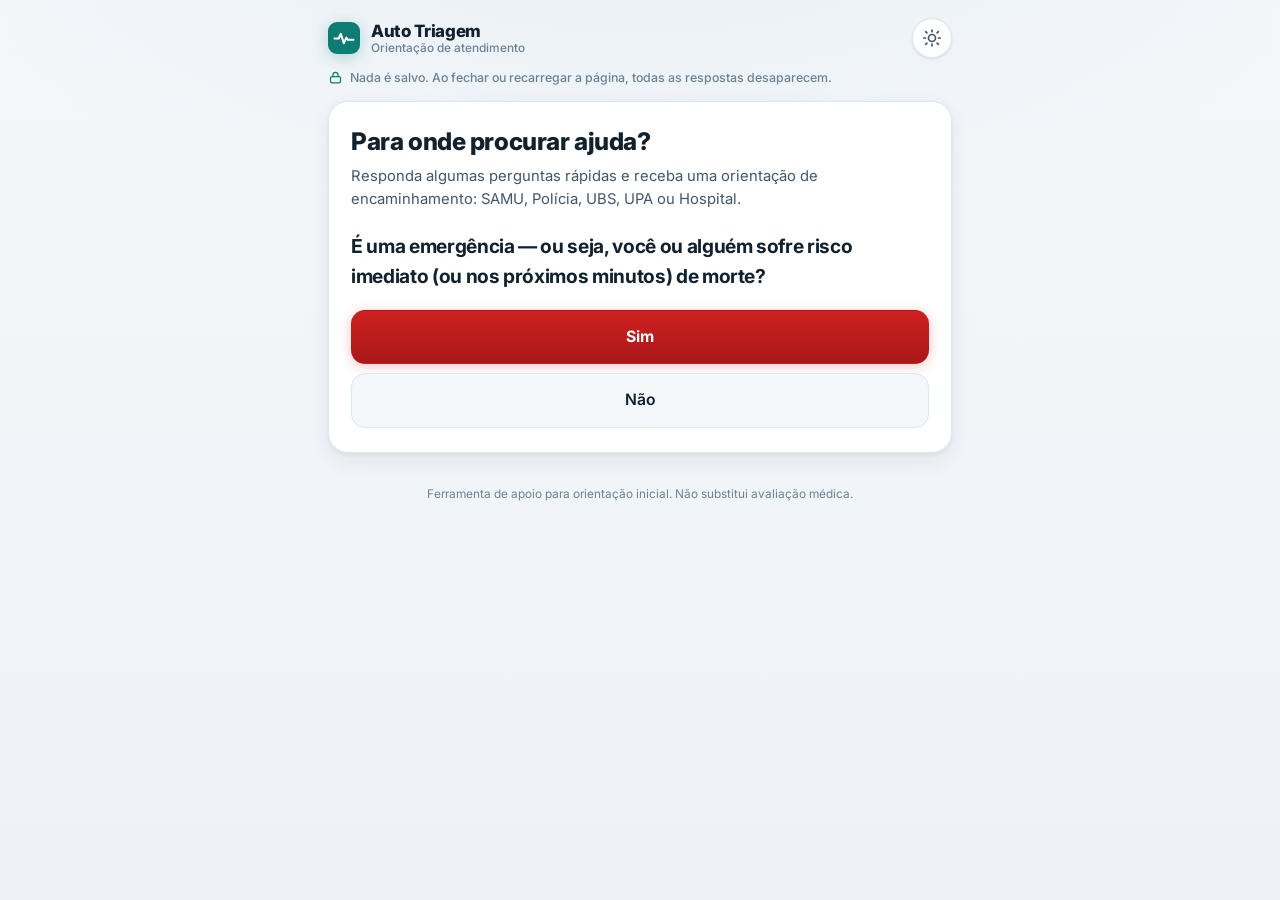
<file: index.html>
<!DOCTYPE html>
<html lang="pt-BR" data-theme="light">
<head>
<meta charset="UTF-8" />
<meta name="viewport" content="width=device-width, initial-scale=1.0" />
<meta name="color-scheme" content="light dark" />
<title>Auto Triagem</title>
<meta name="description" content="Ferramenta de auto triagem para encaminhamento a SAMU, Polícia, UBS, UPA ou Hospital. Nenhum dado é salvo." />
<link rel="icon" href="data:," />
<link rel="preconnect" href="https://fonts.googleapis.com" />
<link rel="preconnect" href="https://fonts.gstatic.com" crossorigin />
<link href="https://fonts.googleapis.com/css2?family=Inter:wght@400;500;600;700;800&display=swap" rel="stylesheet" />
<link rel="stylesheet" href="styles.css" />
</head>
<body>

<header class="app-header">
  <div class="brand">
    <span class="brand-mark" aria-hidden="true">
      <svg viewBox="0 0 32 32" width="32" height="32">
        <rect width="32" height="32" rx="9" fill="currentColor" />
        <path d="M6.5 16.5h4.2l2-4.6 3.2 9.2 2.4-5.4 1.5 2.1h5.7"
              stroke="#fff" stroke-width="2.1" fill="none"
              stroke-linecap="round" stroke-linejoin="round" />
      </svg>
    </span>
    <span class="brand-text">
      <strong>Auto Triagem</strong>
      <small>Orientação de atendimento</small>
    </span>
  </div>

  <button id="theme-toggle" class="icon-btn" type="button" aria-label="Alternar tema claro e escuro" title="Alternar tema">
    <svg class="ico-sun" viewBox="0 0 24 24" width="20" height="20" fill="none" stroke="currentColor" stroke-width="2" stroke-linecap="round">
      <circle cx="12" cy="12" r="4.2" />
      <path d="M12 2.4v2.2M12 19.4v2.2M4.2 12H2M22 12h-2.2M5.9 5.9 4.4 4.4M19.6 19.6l-1.5-1.5M18.1 5.9l1.5-1.5M4.4 19.6l1.5-1.5" />
    </svg>
    <svg class="ico-moon" viewBox="0 0 24 24" width="20" height="20" fill="none" stroke="currentColor" stroke-width="2" stroke-linecap="round" stroke-linejoin="round">
      <path d="M20.5 14.3A8.6 8.6 0 0 1 9.7 3.5a8.6 8.6 0 1 0 10.8 10.8Z" />
    </svg>
  </button>
</header>

<div class="privacy-note" role="note">
  <svg viewBox="0 0 24 24" width="15" height="15" fill="none" stroke="currentColor" stroke-width="2" stroke-linecap="round" stroke-linejoin="round" aria-hidden="true">
    <rect x="4" y="10.5" width="16" height="10" rx="2.5" />
    <path d="M8 10.5V7.6a4 4 0 0 1 8 0v2.9" />
  </svg>
  <span>Nada é salvo. Ao fechar ou recarregar a página, todas as respostas desaparecem.</span>
</div>

<main id="app" role="main"></main>

<footer class="app-footer">
  Ferramenta de apoio para orientação inicial. Não substitui avaliação médica.
</footer>

<script src="dadospressao.js"></script>
<script src="sinergias.js"></script>
<script src="app.js"></script>
</body>
</html>
</file>
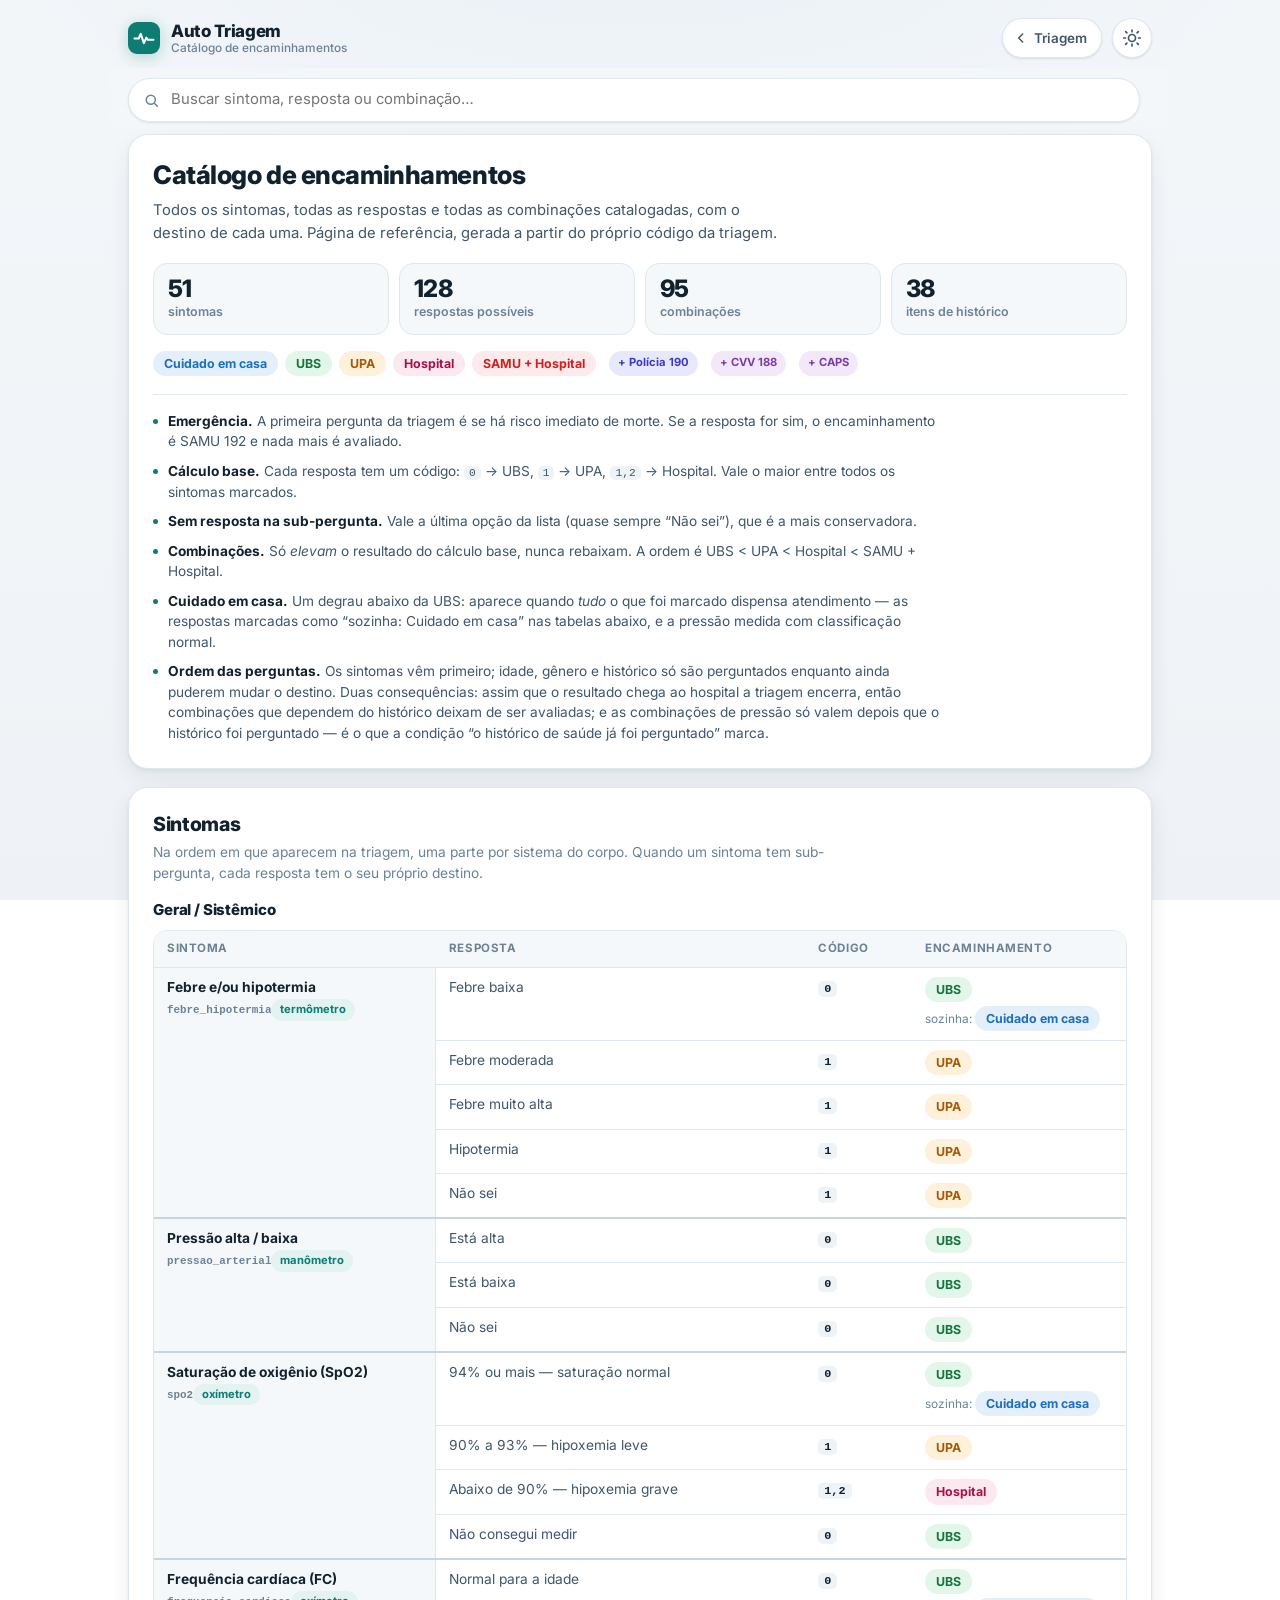
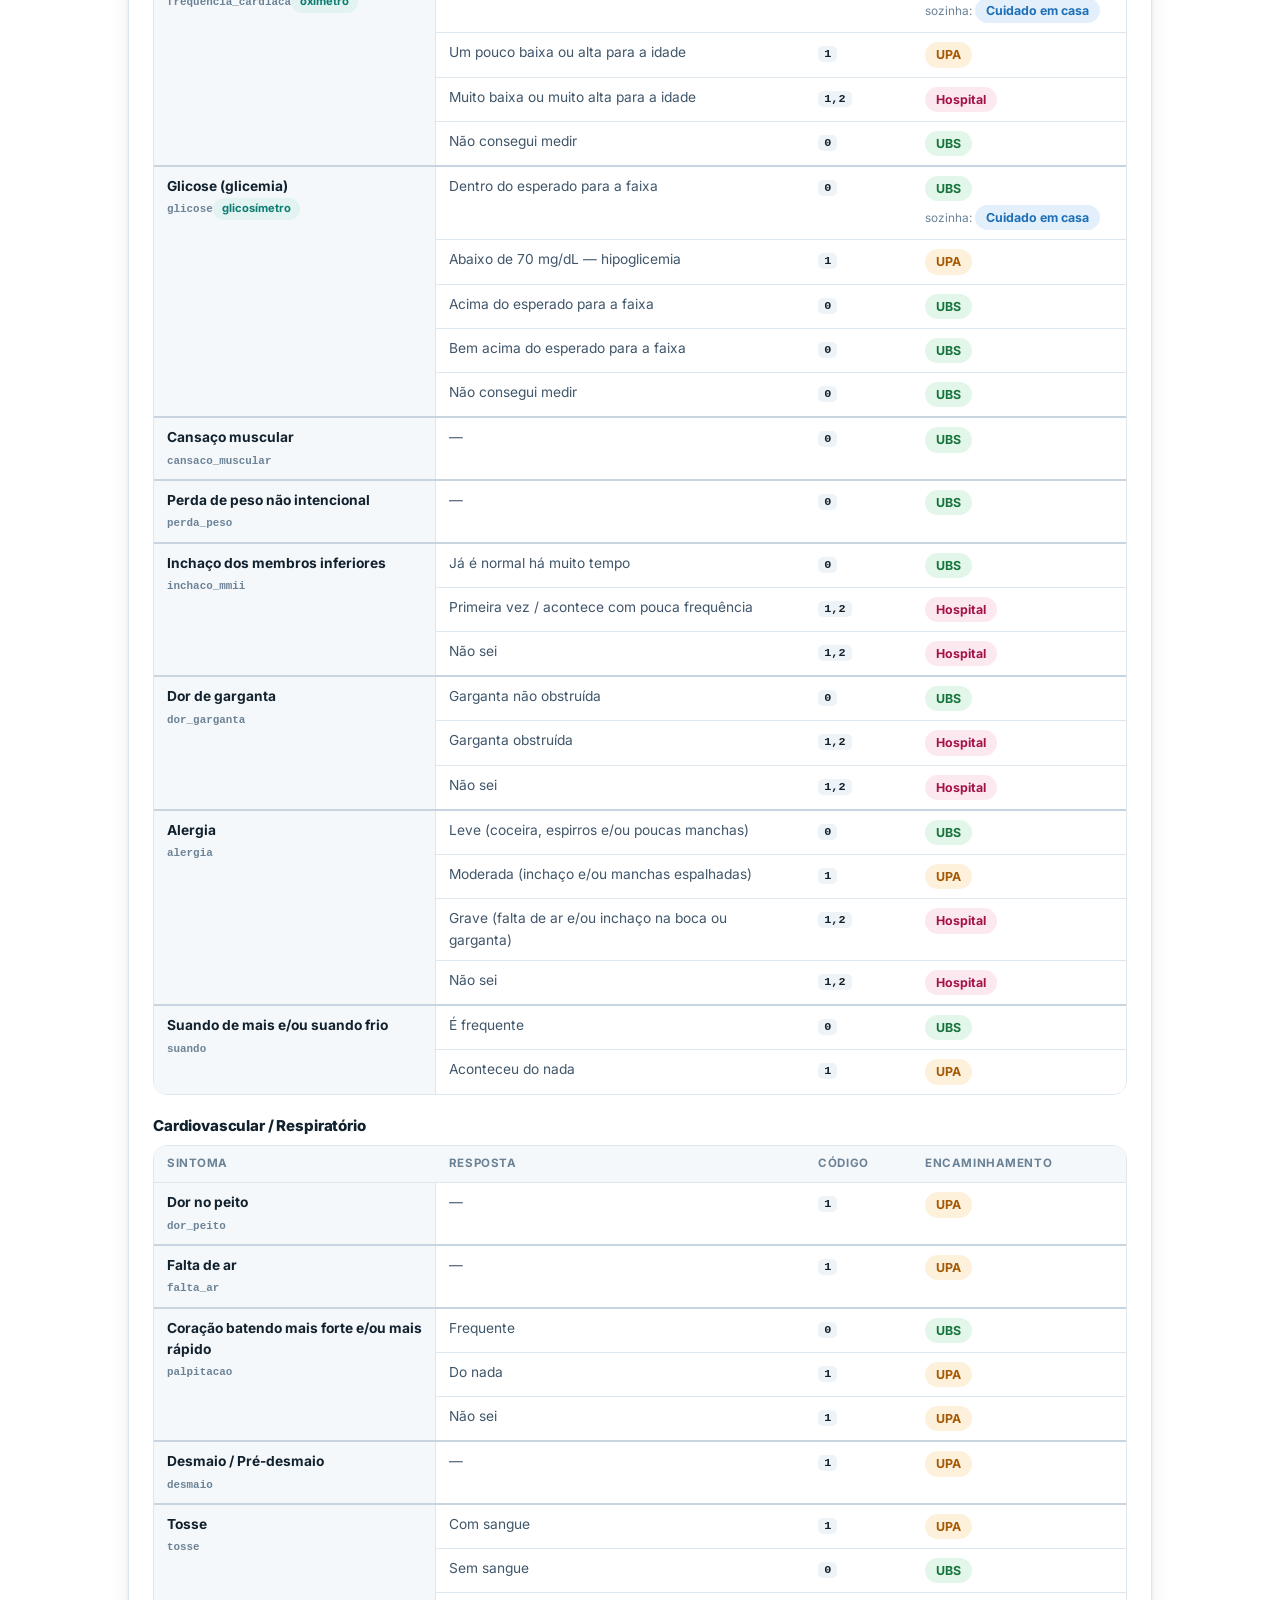
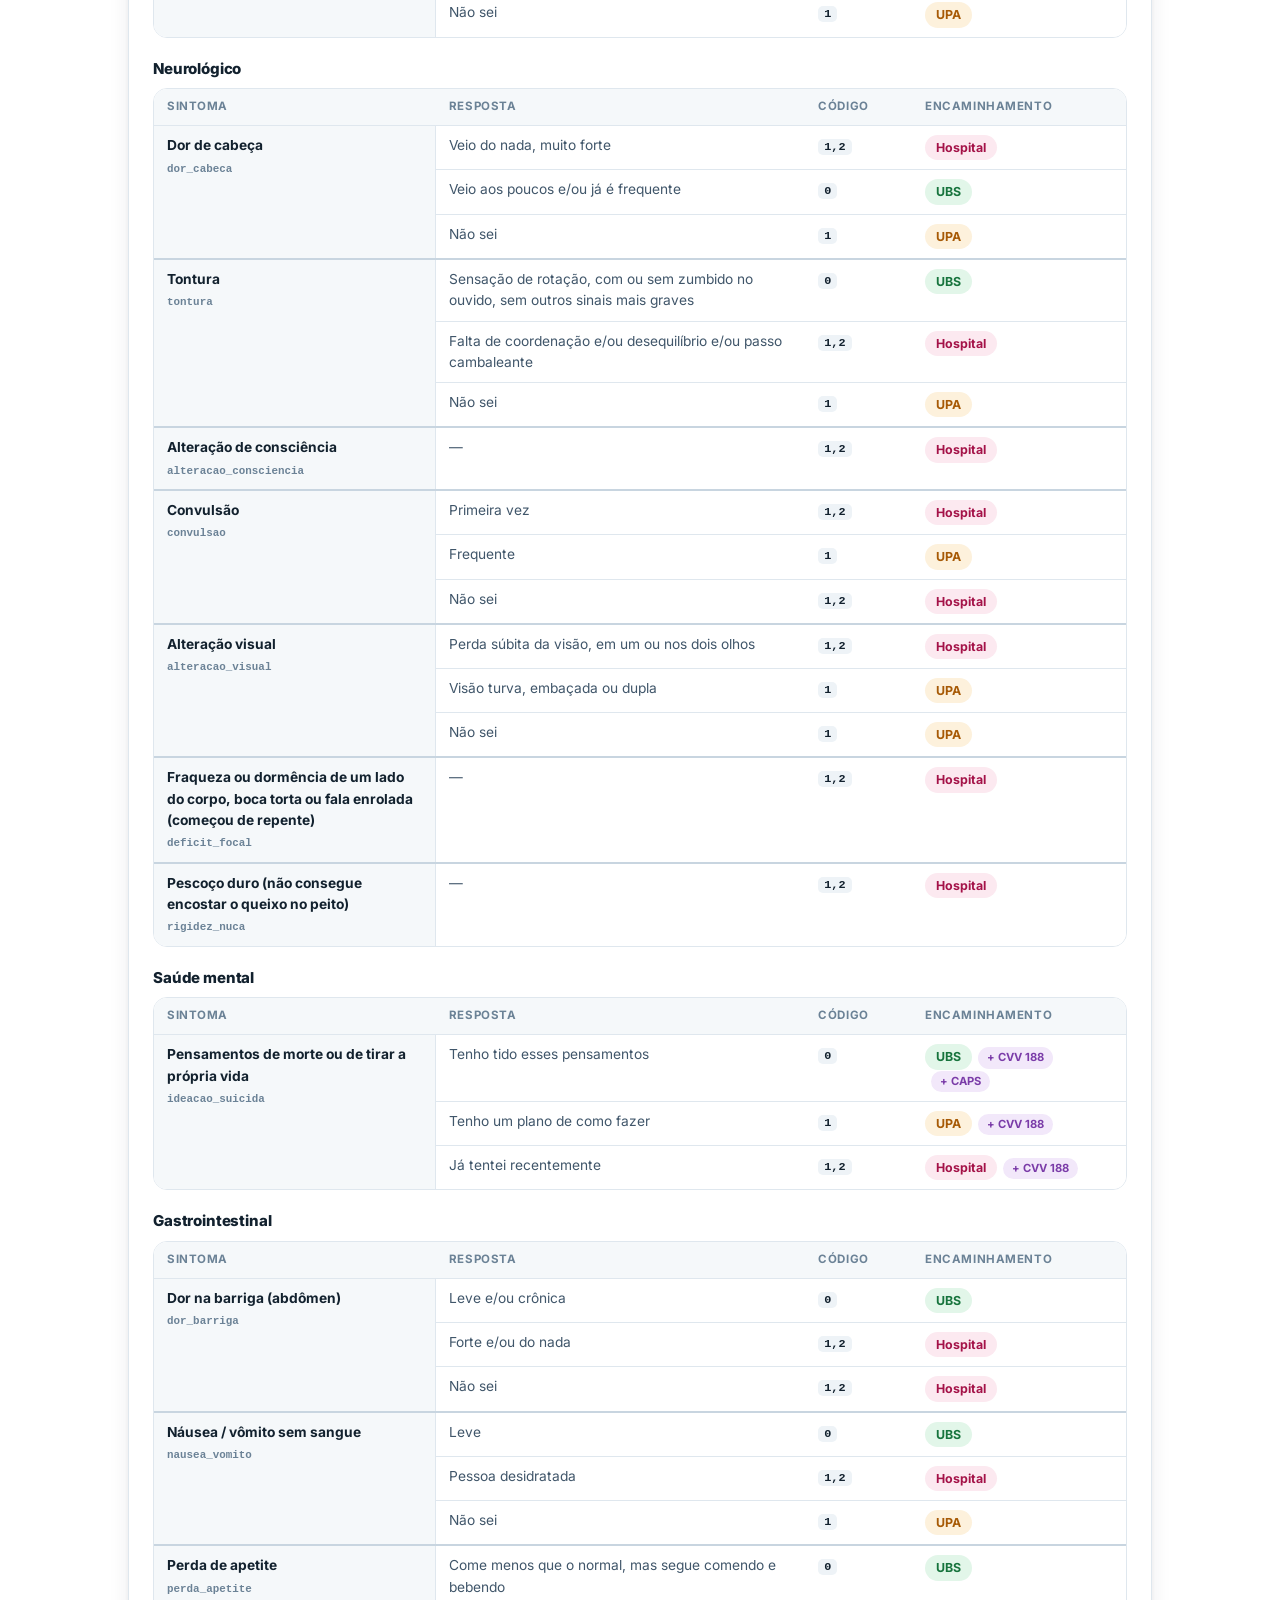
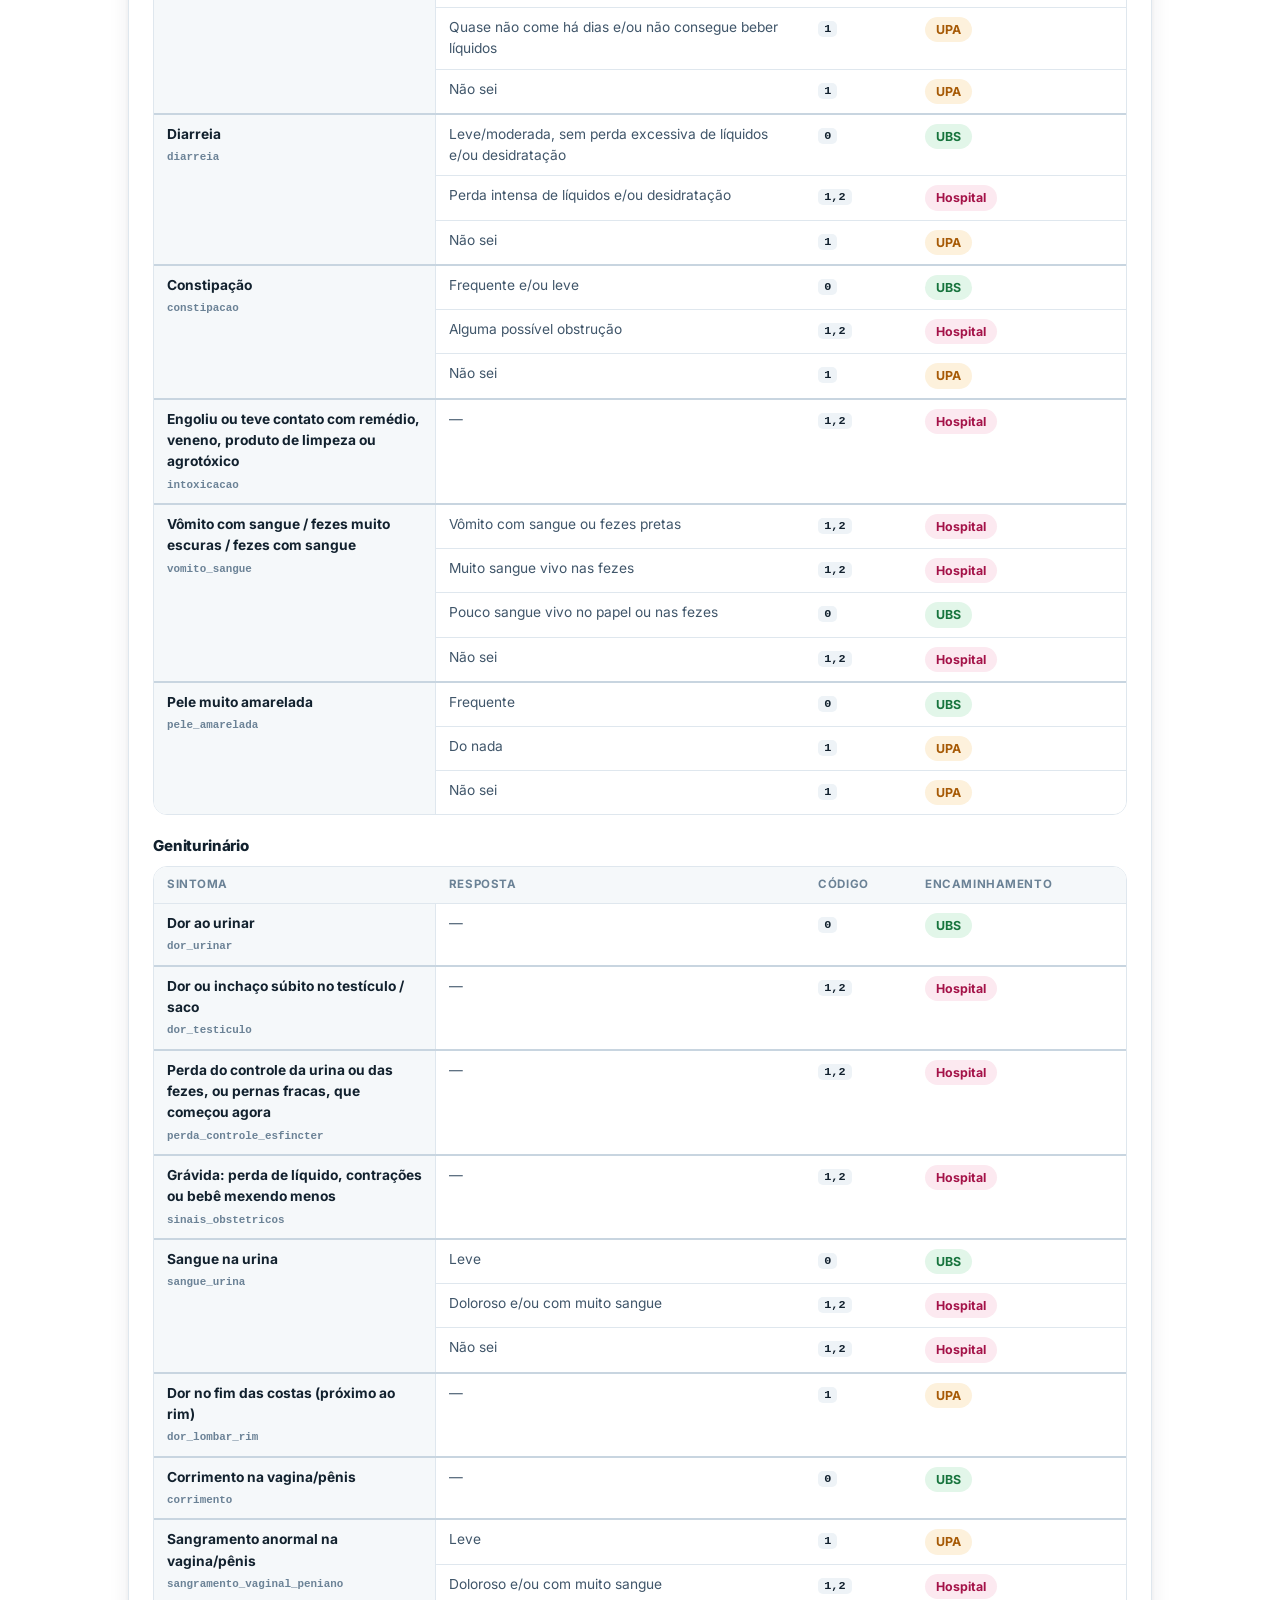
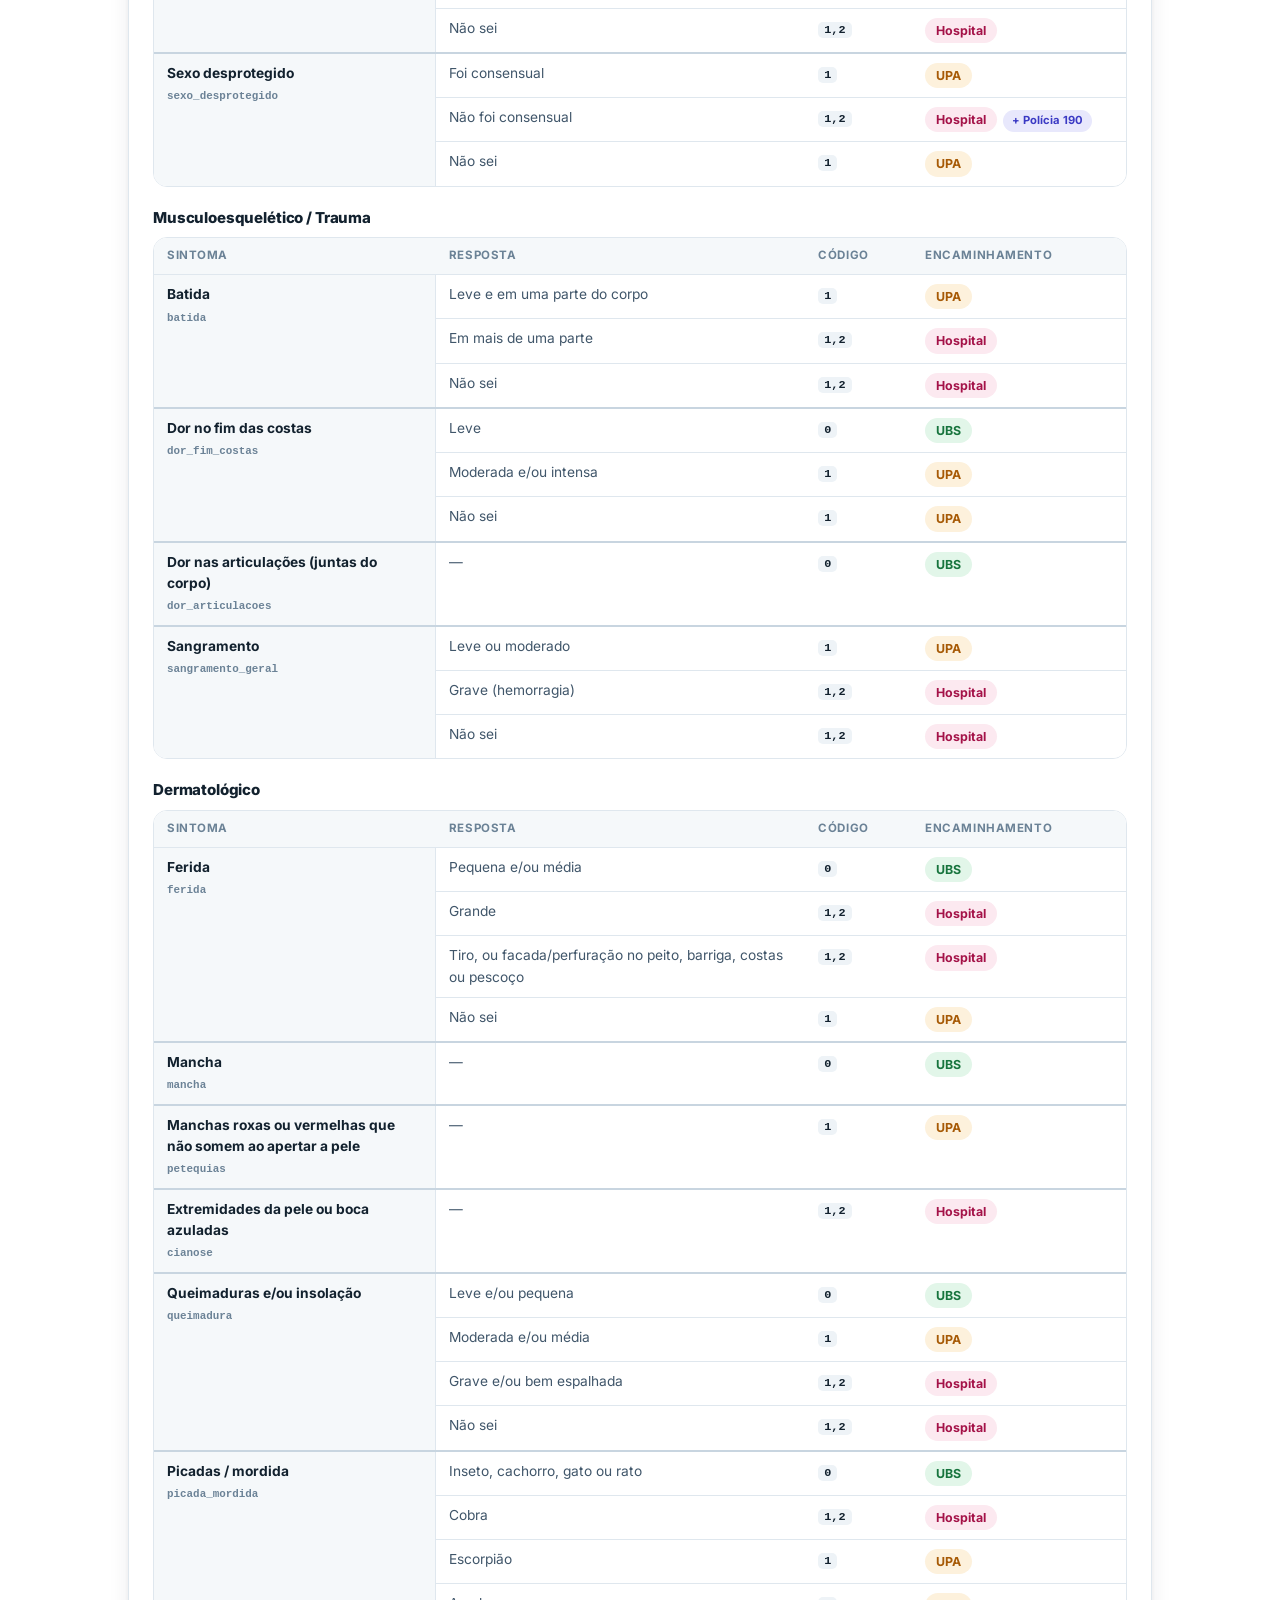
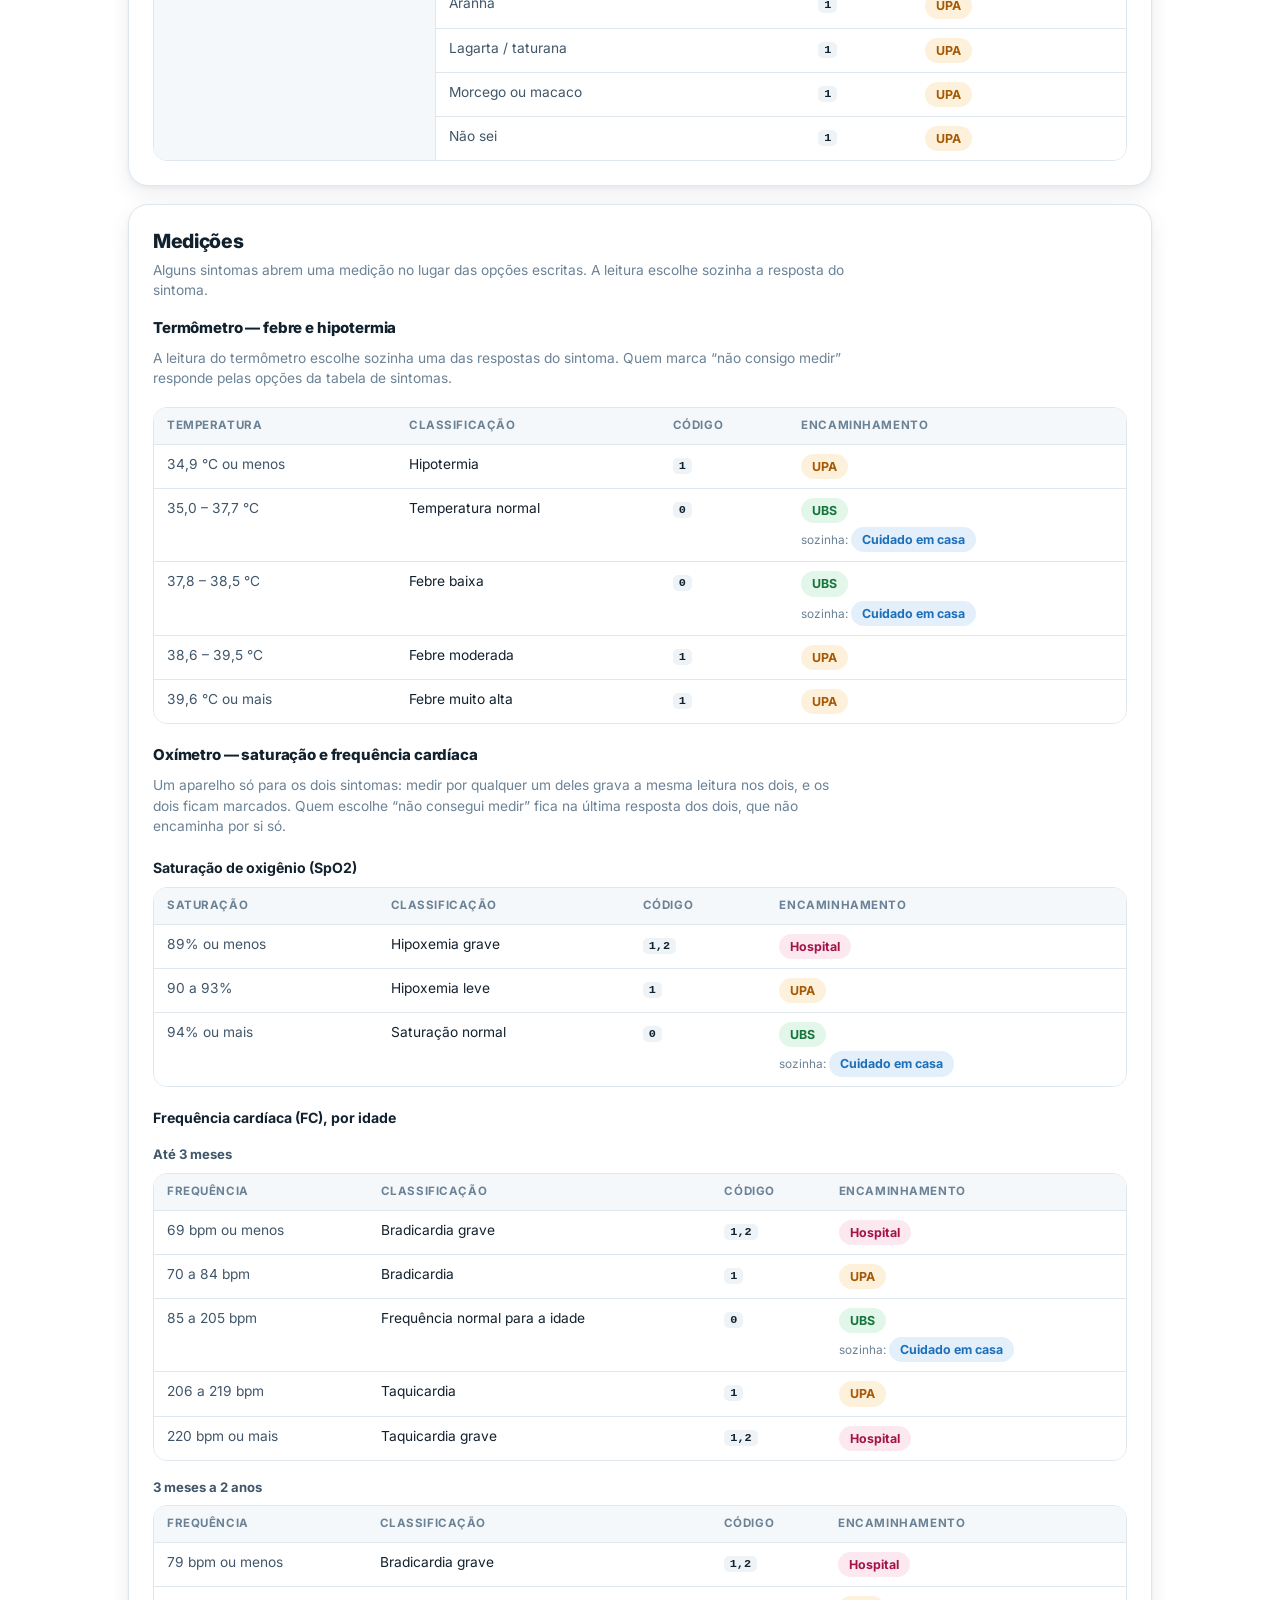
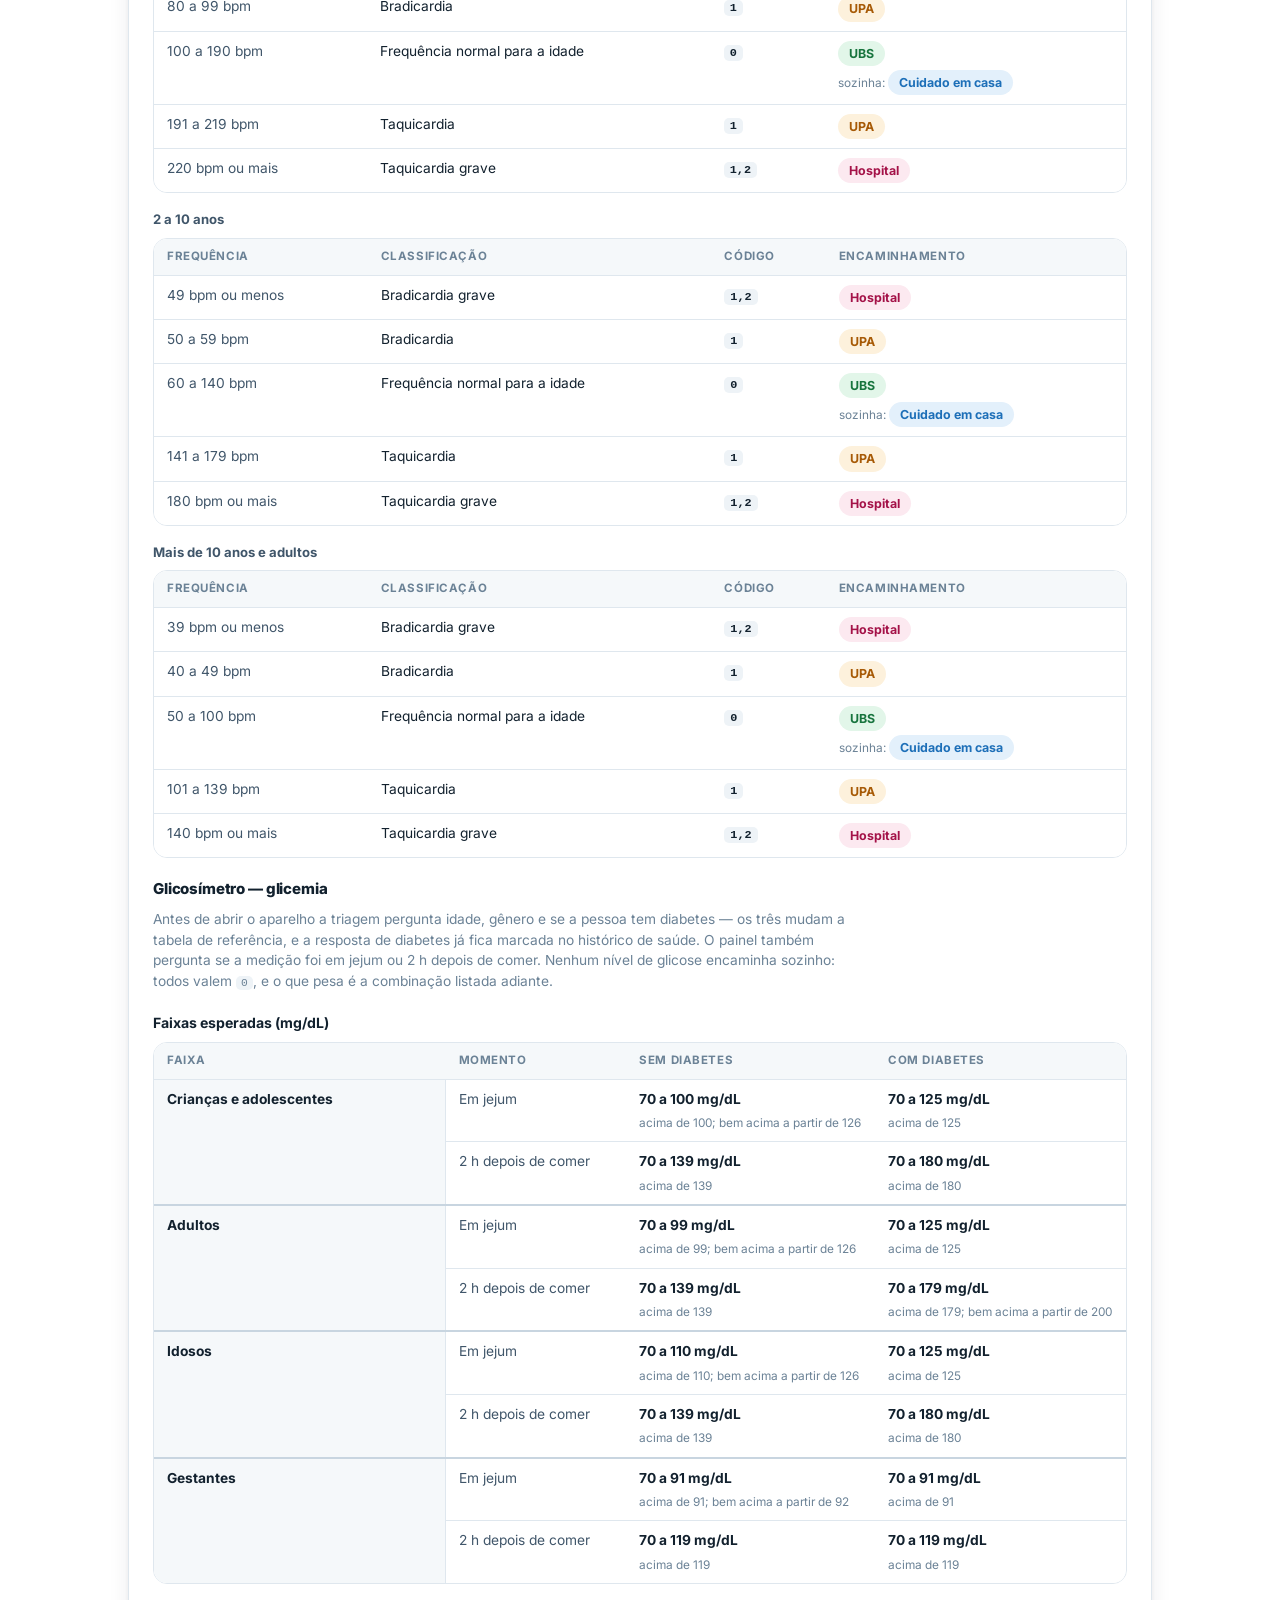
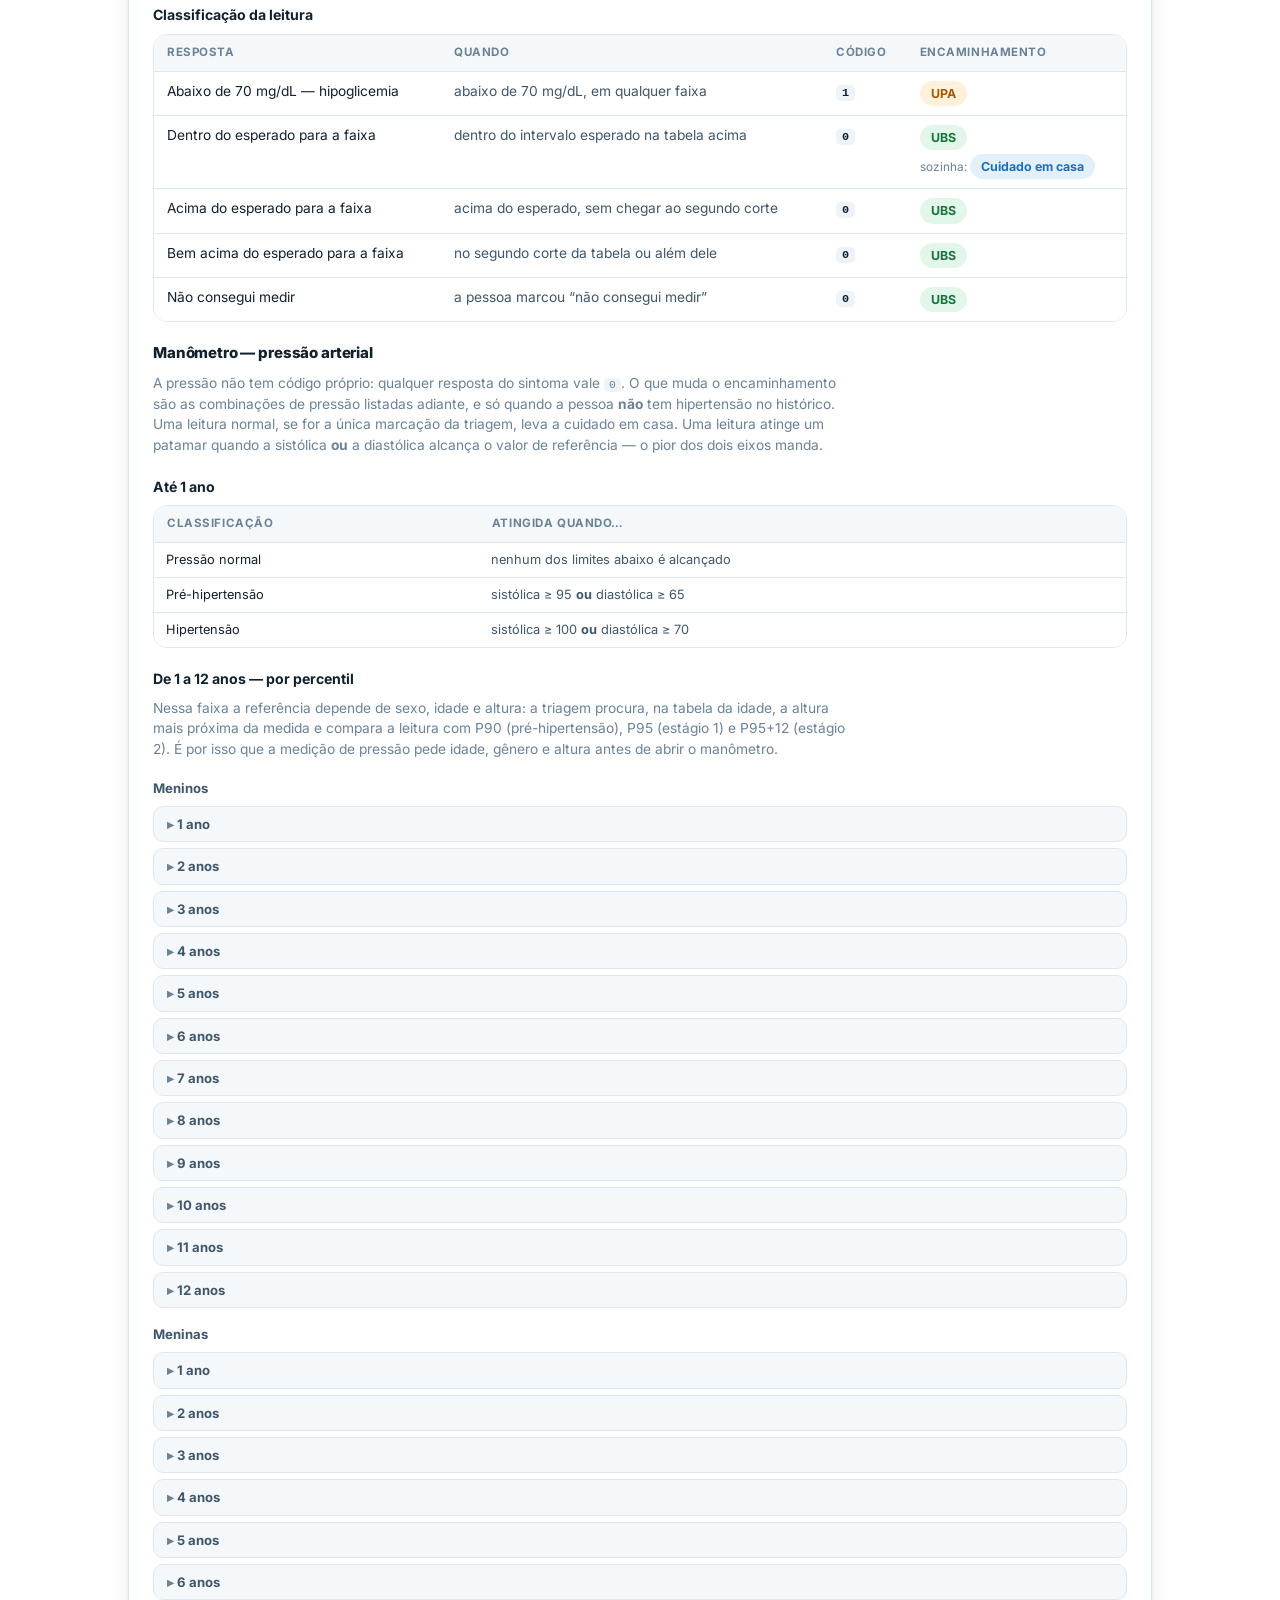
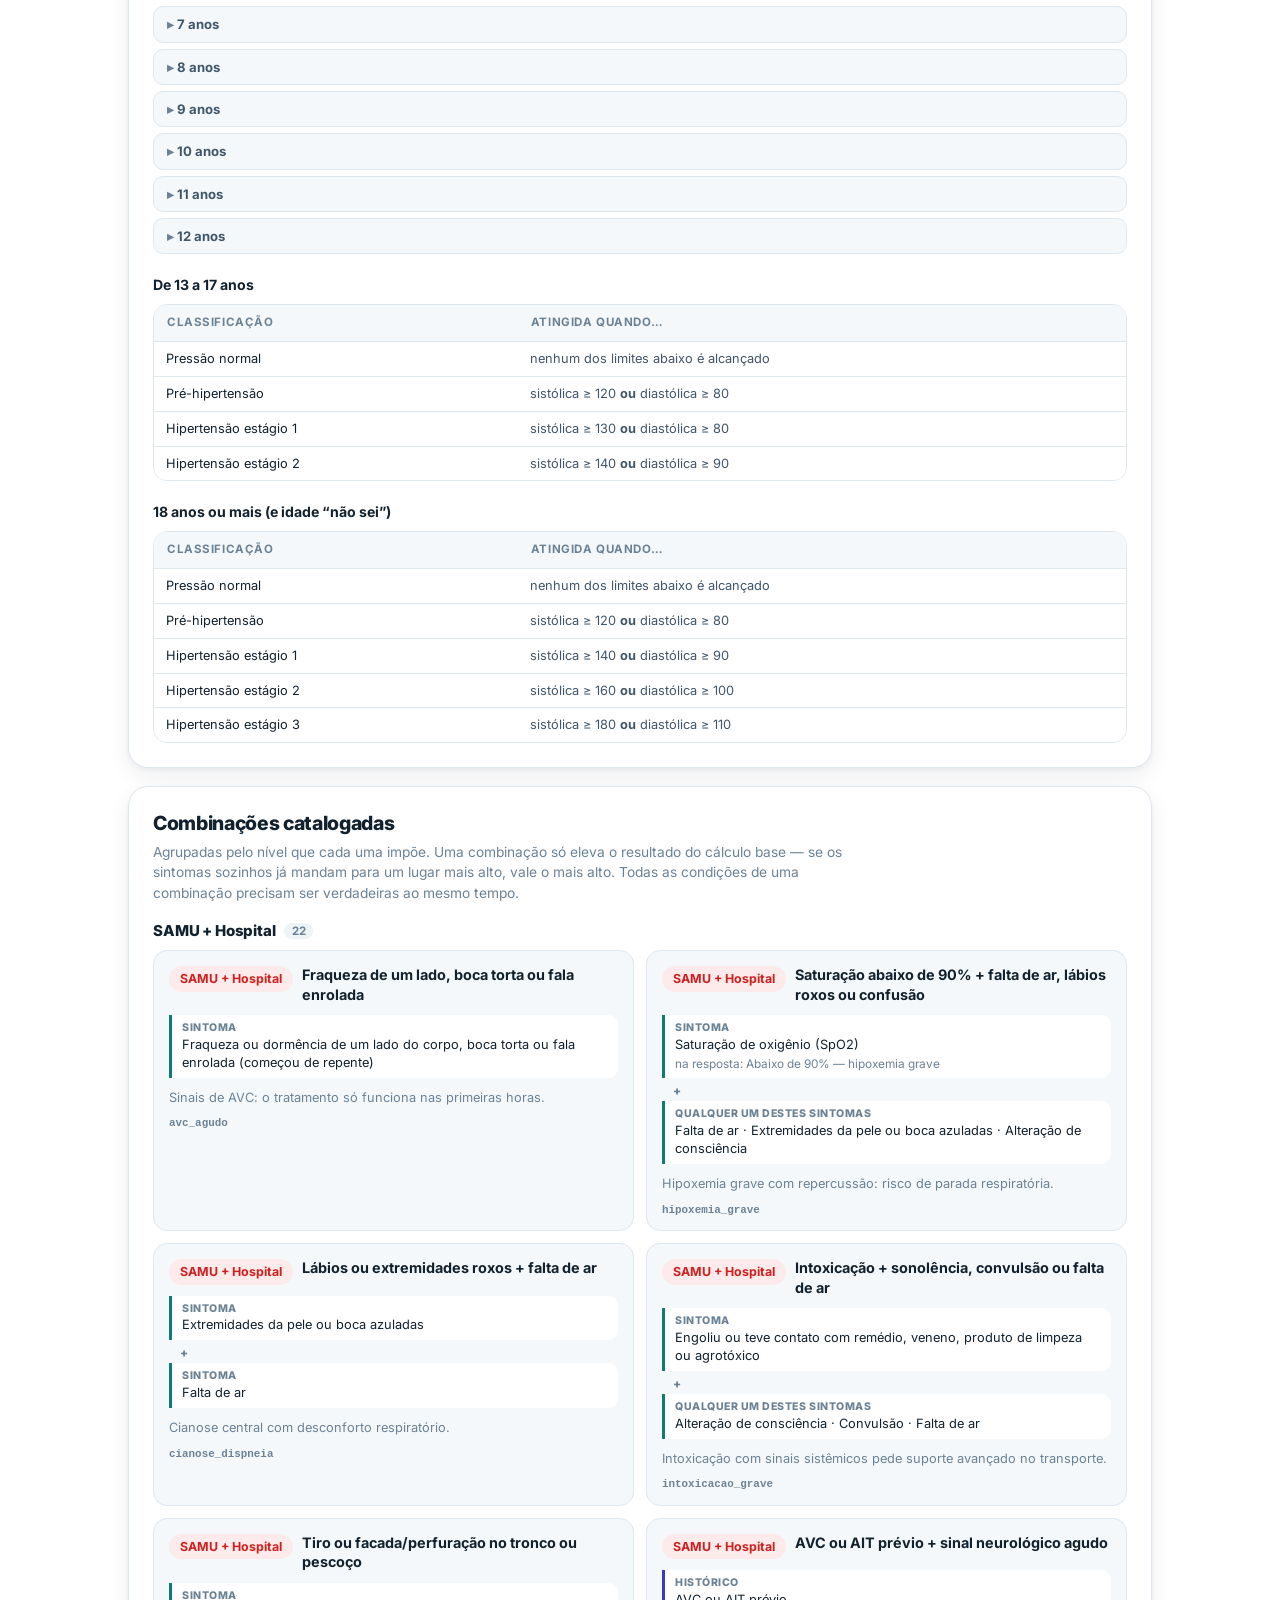
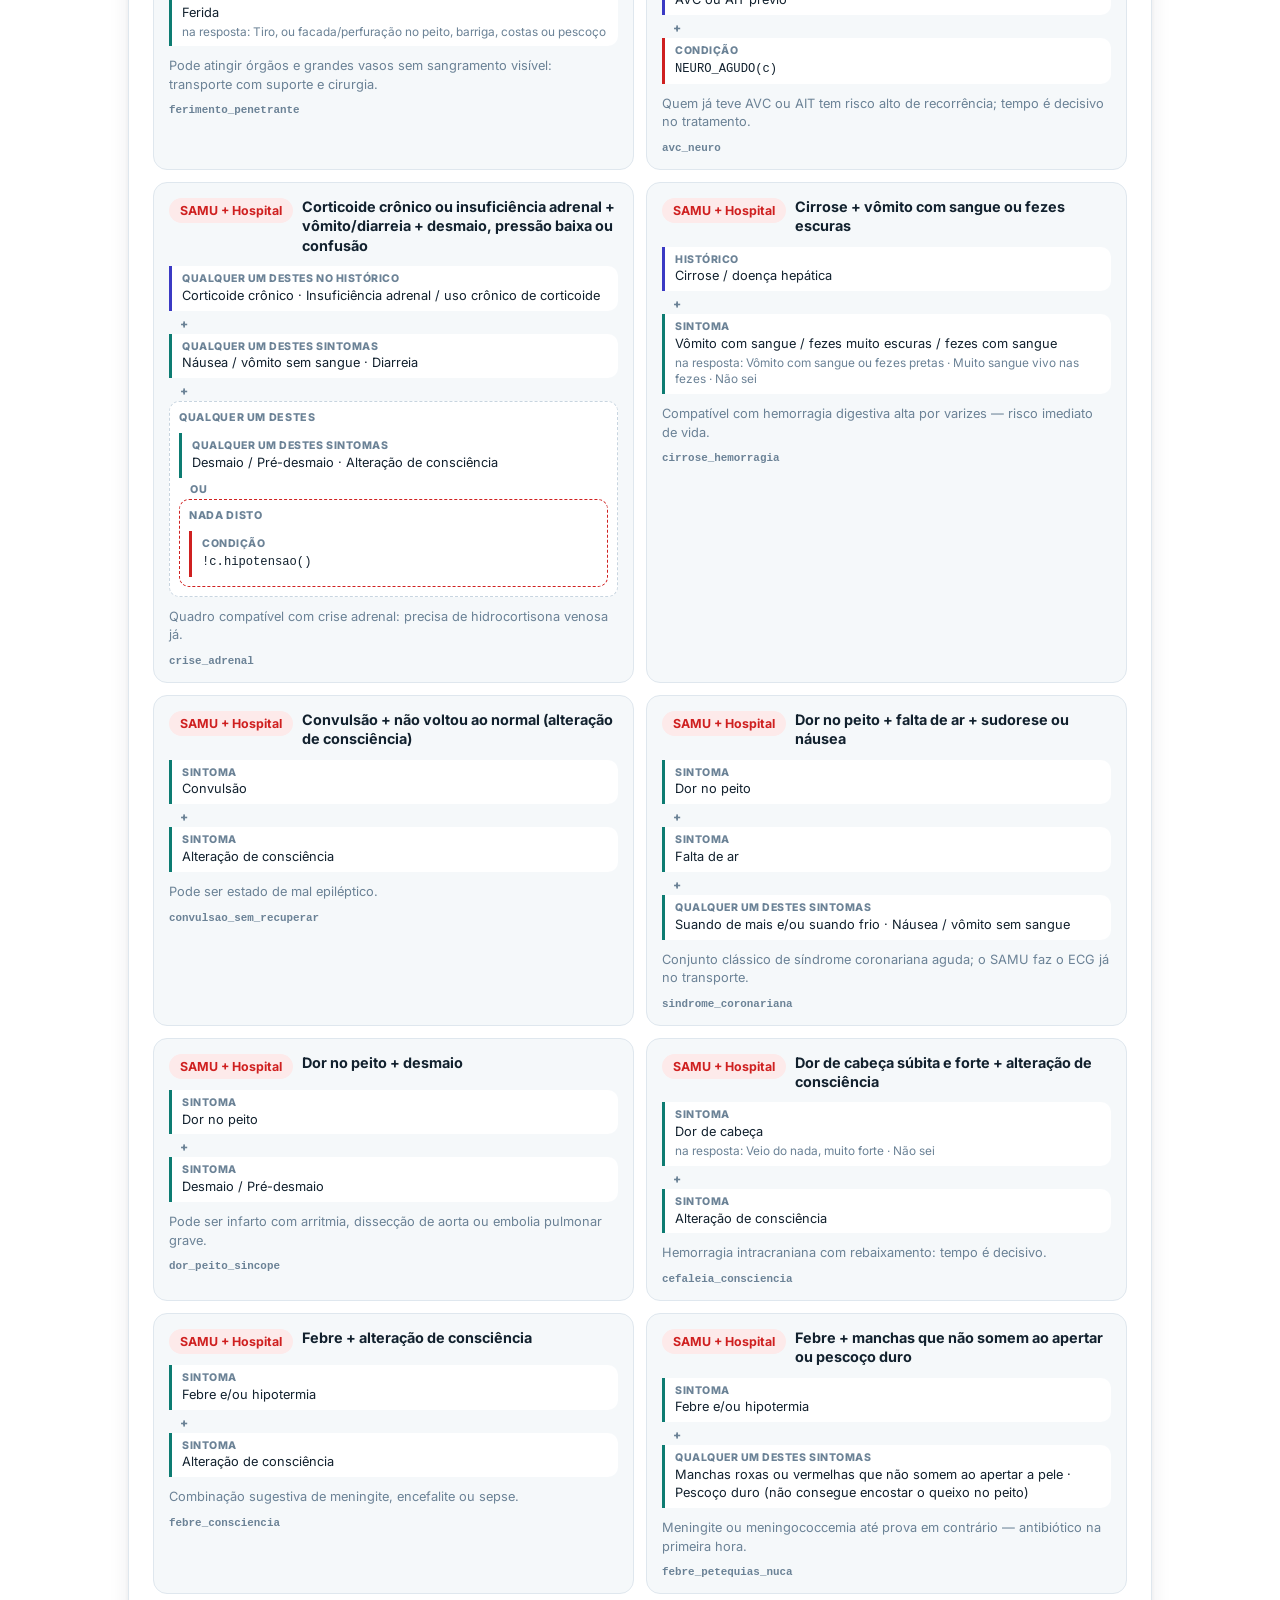
<file: catalogo.html>
<!DOCTYPE html>
<html lang="pt-BR" data-theme="light">
<head>
<meta charset="UTF-8" />
<meta name="viewport" content="width=device-width, initial-scale=1.0" />
<meta name="color-scheme" content="light dark" />
<!-- Página de referência: fora dos buscadores. -->
<meta name="robots" content="noindex, nofollow, noarchive, nosnippet, noimageindex" />
<meta name="googlebot" content="noindex, nofollow" />
<title>Catálogo de encaminhamentos — Auto Triagem</title>
<link rel="icon" href="data:," />
<link rel="preconnect" href="https://fonts.googleapis.com" />
<link rel="preconnect" href="https://fonts.gstatic.com" crossorigin />
<link href="https://fonts.googleapis.com/css2?family=Inter:wght@400;500;600;700;800&display=swap" rel="stylesheet" />
<link rel="stylesheet" href="styles.css" />
<link rel="stylesheet" href="catalogo.css" />
</head>
<body class="pagina-catalogo">

<header class="app-header">
  <div class="brand">
    <span class="brand-mark" aria-hidden="true">
      <svg viewBox="0 0 32 32" width="32" height="32">
        <rect width="32" height="32" rx="9" fill="currentColor" />
        <path d="M6.5 16.5h4.2l2-4.6 3.2 9.2 2.4-5.4 1.5 2.1h5.7"
              stroke="#fff" stroke-width="2.1" fill="none"
              stroke-linecap="round" stroke-linejoin="round" />
      </svg>
    </span>
    <span class="brand-text">
      <strong>Auto Triagem</strong>
      <small>Catálogo de encaminhamentos</small>
    </span>
  </div>

  <div class="header-acoes">
    <a class="voltar" href="index.html" rel="nofollow">
      <svg viewBox="0 0 24 24" width="16" height="16" fill="none" stroke="currentColor" stroke-width="2.2" stroke-linecap="round" stroke-linejoin="round" aria-hidden="true">
        <path d="M14.5 6 8.5 12l6 6" />
      </svg>
      Triagem
    </a>

    <button id="theme-toggle" class="icon-btn" type="button" aria-label="Alternar tema claro e escuro" title="Alternar tema">
      <svg class="ico-sun" viewBox="0 0 24 24" width="20" height="20" fill="none" stroke="currentColor" stroke-width="2" stroke-linecap="round">
        <circle cx="12" cy="12" r="4.2" />
        <path d="M12 2.4v2.2M12 19.4v2.2M4.2 12H2M22 12h-2.2M5.9 5.9 4.4 4.4M19.6 19.6l-1.5-1.5M18.1 5.9l1.5-1.5M4.4 19.6l1.5-1.5" />
      </svg>
      <svg class="ico-moon" viewBox="0 0 24 24" width="20" height="20" fill="none" stroke="currentColor" stroke-width="2" stroke-linecap="round" stroke-linejoin="round">
        <path d="M20.5 14.3A8.6 8.6 0 0 1 9.7 3.5a8.6 8.6 0 1 0 10.8 10.8Z" />
      </svg>
    </button>
  </div>
</header>

<div class="barra-busca">
  <div class="busca-campo">
    <svg viewBox="0 0 24 24" width="17" height="17" fill="none" stroke="currentColor" stroke-width="2.1" stroke-linecap="round" aria-hidden="true">
      <circle cx="11" cy="11" r="6.4" /><path d="m16 16 4.2 4.2" />
    </svg>
    <input id="busca" type="search" placeholder="Buscar sintoma, resposta ou combinação…"
           autocomplete="off" aria-label="Buscar no catálogo" />
  </div>
  <span id="busca-conta" class="busca-conta" role="status" aria-live="polite"></span>
</div>

<main id="catalogo" role="main"></main>

<footer class="app-footer">
  Página de referência, sem indexação. Material de apoio — não substitui avaliação médica.
</footer>

<script src="dadospressao.js"></script>
<script src="sinergias.js"></script>
<script src="app.js"></script>
<script src="catalogo.js"></script>
</body>
</html>
</file>
<file: styles.css>
/* =========================================================================
   AUTO TRIAGEM — folha de estilo
   Tema claro por padrão; tema escuro via [data-theme="dark"] no <html>.
   ========================================================================= */

/* ------------------------------ Tokens: claro ---------------------------- */

:root {
  --bg: #eef2f6;
  --bg-grad-a: #e8eff5;
  --bg-grad-b: #f4f7fa;
  --surface: #ffffff;
  --surface-2: #f5f8fa;
  --surface-3: #eef3f7;

  --text: #12212e;
  --text-soft: #40566a;
  --muted: #6b8296;

  --border: #dfe7ee;
  --border-strong: #c8d5e0;

  --brand: #0d7c72;
  --brand-strong: #0a615a;
  --brand-soft: #e2f3f1;
  --brand-on: #ffffff;

  --danger: #cf2020;
  --danger-strong: #a91818;
  --danger-soft: #fdeaea;
  --danger-on: #ffffff;

  --hospital: #a41248;
  --hospital-soft: #fce9f0;
  --upa: #a75a06;
  --upa-soft: #fdf1dc;
  --ubs: #17743d;
  --ubs-soft: #e2f6e9;
  --casa: #1d6fb8;
  --casa-soft: #e3f0fb;
  --police: #3b3ac4;
  --police-soft: #e8e8fc;
  --police-on: #ffffff;
  --cvv: #7a3ba8;
  --cvv-soft: #f2e8fa;
  --cvv-on: #ffffff;

  --fig-menino: #2563eb;
  --fig-menina: #db2777;
  --sangue: #c4173f;

  --track: #dbe4ec;
  --shadow-sm: 0 1px 2px rgba(15, 35, 55, .06), 0 1px 3px rgba(15, 35, 55, .05);
  --shadow: 0 2px 4px rgba(15, 35, 55, .05), 0 8px 22px rgba(15, 35, 55, .07);
  --shadow-lg: 0 4px 10px rgba(15, 35, 55, .07), 0 18px 40px rgba(15, 35, 55, .11);
  --ring: rgba(13, 124, 114, .28);

  --r-sm: 10px;
  --r: 14px;
  --r-lg: 20px;
  --r-full: 999px;
}

/* ------------------------------ Tokens: escuro --------------------------- */

:root[data-theme="dark"] {
  --bg: #0b1117;
  --bg-grad-a: #0d151d;
  --bg-grad-b: #0a1016;
  --surface: #151f29;
  --surface-2: #1b2732;
  --surface-3: #223040;

  --text: #eaf1f7;
  --text-soft: #b7c7d4;
  --muted: #8ba0b1;

  --border: #263442;
  --border-strong: #35485a;

  --brand: #2fd0bd;
  --brand-strong: #55e0cf;
  --brand-soft: #10312e;
  --brand-on: #04201d;

  --danger: #ff7070;
  --danger-strong: #f45252;
  --danger-soft: #331414;
  --danger-on: #2c0606;

  --hospital: #ff8ec0;
  --hospital-soft: #35112a;
  --upa: #ffc861;
  --upa-soft: #33260c;
  --ubs: #62e08e;
  --ubs-soft: #0d2c1a;
  --casa: #7cc4ff;
  --casa-soft: #0d2438;
  --police: #a9aaff;
  --police-soft: #1c1c3d;
  --police-on: #12113a;
  --cvv: #d5a8f5;
  --cvv-soft: #241436;
  --cvv-on: #1d0d2c;

  --fig-menino: #60a5fa;
  --fig-menina: #f472b6;
  --sangue: #f2577a;

  --track: #2b3a49;
  --shadow-sm: 0 1px 2px rgba(0, 0, 0, .4);
  --shadow: 0 2px 6px rgba(0, 0, 0, .45), 0 10px 26px rgba(0, 0, 0, .4);
  --shadow-lg: 0 6px 14px rgba(0, 0, 0, .5), 0 20px 46px rgba(0, 0, 0, .5);
  --ring: rgba(47, 208, 189, .32);
}

/* --------------------------------- Base ---------------------------------- */

* { box-sizing: border-box; }

html { -webkit-text-size-adjust: 100%; }

body {
  margin: 0;
  min-height: 100vh;
  background:
    radial-gradient(1100px 460px at 50% -12%, var(--bg-grad-a), transparent 70%),
    linear-gradient(180deg, var(--bg-grad-b), var(--bg));
  background-attachment: fixed;
  color: var(--text);
  font-family: "Inter", -apple-system, BlinkMacSystemFont, "Segoe UI", Roboto, Helvetica, Arial, sans-serif;
  font-size: 16px;
  line-height: 1.55;
  -webkit-font-smoothing: antialiased;
}

h1, h2, h3 { line-height: 1.25; letter-spacing: -0.017em; }

/* -------------------------------- Header --------------------------------- */

.app-header {
  max-width: 660px;
  margin: 0 auto;
  padding: 18px 18px 10px;
  display: flex;
  align-items: center;
  justify-content: space-between;
  gap: 12px;
}

.brand { display: flex; align-items: center; gap: 11px; min-width: 0; }
.brand-mark { color: var(--brand); display: flex; filter: drop-shadow(0 3px 8px var(--ring)); }
.brand-text { display: flex; flex-direction: column; line-height: 1.2; min-width: 0; }
.brand-text strong { font-size: 1.06rem; font-weight: 800; letter-spacing: -0.02em; }
.brand-text small { font-size: 0.74rem; color: var(--muted); font-weight: 500; }

.icon-btn {
  flex-shrink: 0;
  width: 40px;
  height: 40px;
  display: grid;
  place-items: center;
  border-radius: var(--r-full);
  border: 1px solid var(--border);
  background: var(--surface);
  color: var(--text-soft);
  cursor: pointer;
  box-shadow: var(--shadow-sm);
  transition: color .15s, border-color .15s, transform .12s;
}
.icon-btn:hover { color: var(--brand); border-color: var(--brand); }
.icon-btn:active { transform: scale(.94); }
.icon-btn .ico-moon { display: none; }
:root[data-theme="dark"] .icon-btn .ico-sun { display: none; }
:root[data-theme="dark"] .icon-btn .ico-moon { display: block; }

/* ----------------------------- Nota privacidade -------------------------- */

.privacy-note {
  max-width: 660px;
  margin: 0 auto;
  padding: 0 18px 14px;
  display: flex;
  align-items: center;
  gap: 7px;
  font-size: 0.775rem;
  color: var(--muted);
  font-weight: 500;
}
.privacy-note svg { flex-shrink: 0; color: var(--brand); }

/* --------------------------------- Layout -------------------------------- */

#app {
  max-width: 660px;
  margin: 0 auto;
  padding: 0 18px 12px;
}

.app-footer {
  max-width: 660px;
  margin: 0 auto;
  padding: 6px 18px 40px;
  text-align: center;
  font-size: 0.74rem;
  color: var(--muted);
}

/* -------------------------------- Progresso ------------------------------ */

.progress {
  display: flex;
  align-items: center;
  gap: 11px;
  margin-bottom: 16px;
}
.progress-track {
  flex: 1;
  height: 6px;
  background: var(--track);
  border-radius: var(--r-full);
  overflow: hidden;
}
.progress-fill {
  height: 100%;
  border-radius: var(--r-full);
  background: linear-gradient(90deg, var(--brand), var(--brand-strong));
  transition: width .35s cubic-bezier(.4, 0, .2, 1);
}
.progress-step {
  font-size: 0.72rem;
  font-weight: 700;
  color: var(--muted);
  font-variant-numeric: tabular-nums;
  white-space: nowrap;
}

/* --------------------------------- Cards --------------------------------- */

.card {
  background: var(--surface);
  border: 1px solid var(--border);
  border-radius: var(--r-lg);
  box-shadow: var(--shadow);
  padding: 24px 22px;
  margin-bottom: 14px;
  animation: rise .32s cubic-bezier(.2, .7, .3, 1) both;
}

@keyframes rise {
  from { opacity: 0; transform: translateY(9px); }
  to   { opacity: 1; transform: none; }
}
@media (prefers-reduced-motion: reduce) {
  .card { animation: none; }
  * { transition-duration: .01ms !important; }
}

.eyebrow {
  display: inline-flex;
  align-items: center;
  gap: 6px;
  font-size: 0.68rem;
  font-weight: 800;
  text-transform: uppercase;
  letter-spacing: .09em;
  color: var(--brand);
  background: var(--brand-soft);
  padding: 4px 10px;
  border-radius: var(--r-full);
  margin-bottom: 13px;
}
.eyebrow.is-danger { color: var(--danger); background: var(--danger-soft); }

h1 { font-size: 1.52rem; font-weight: 800; margin: 0 0 8px; }
h2 { font-size: 1.12rem; font-weight: 700; margin: 0 0 8px; }

.lede { color: var(--text-soft); margin: 0 0 4px; font-size: 0.925rem; }

.question {
  font-size: 1.2rem;
  font-weight: 700;
  letter-spacing: -0.018em;
  margin: 0 0 6px;
}
.hint {
  font-size: 0.85rem;
  color: var(--muted);
  margin: 0 0 18px;
}
.question + .options,
.question + .range-field,
.question + .accordion { margin-top: 18px; }

/* -------------------------------- Botões --------------------------------- */

.options { display: flex; flex-direction: column; gap: 9px; }

.btn {
  display: block;
  width: 100%;
  text-align: left;
  font: inherit;
  font-size: 0.98rem;
  font-weight: 500;
  color: var(--text);
  background: var(--surface-2);
  border: 1.5px solid var(--border);
  border-radius: var(--r);
  padding: 14px 16px;
  cursor: pointer;
  transition: border-color .15s, background .15s, transform .1s, box-shadow .15s;
}
.btn:hover {
  border-color: var(--brand);
  background: var(--brand-soft);
}
.btn:active { transform: scale(.988); }
.btn:focus-visible { outline: none; box-shadow: 0 0 0 3.5px var(--ring); border-color: var(--brand); }

.btn.primary {
  text-align: center;
  font-weight: 700;
  color: var(--brand-on);
  background: linear-gradient(180deg, var(--brand), var(--brand-strong));
  border-color: transparent;
  box-shadow: 0 2px 10px var(--ring);
}
.btn.primary:hover { filter: brightness(1.07); background: linear-gradient(180deg, var(--brand), var(--brand-strong)); }

.btn.danger {
  text-align: center;
  font-weight: 700;
  color: var(--danger-on);
  background: linear-gradient(180deg, var(--danger), var(--danger-strong));
  border-color: transparent;
  box-shadow: 0 2px 12px rgba(207, 32, 32, .28);
}
.btn.danger:hover { filter: brightness(1.06); background: linear-gradient(180deg, var(--danger), var(--danger-strong)); }

.btn.subtle {
  text-align: center;
  background: transparent;
  border-color: var(--border-strong);
  color: var(--text-soft);
  font-weight: 600;
}
.btn.subtle:hover { border-color: var(--brand); color: var(--brand); background: var(--brand-soft); }

.btn.center { text-align: center; font-weight: 600; }

.btn-row { display: flex; gap: 9px; margin-top: 18px; }
.btn-row .btn { flex: 1; }
.btn-row .btn.grow-2 { flex: 1.6; }
/* `display:flex` venceria o `display:none` do atributo [hidden]. */
.btn-row[hidden] { display: none; }

.back-btn {
  display: inline-flex;
  align-items: center;
  gap: 5px;
  background: none;
  border: none;
  font: inherit;
  font-size: 0.82rem;
  font-weight: 600;
  color: var(--muted);
  cursor: pointer;
  padding: 0;
  margin-bottom: 14px;
  transition: color .15s;
}
.back-btn:hover { color: var(--brand); }

/* -------------------------- Chips (trimestre) ---------------------------- */

.chip-row { display: flex; gap: 9px; }
.chip {
  flex: 1;
  font: inherit;
  font-size: 1.28rem;
  font-weight: 800;
  color: var(--text);
  background: var(--surface-2);
  border: 1.5px solid var(--border);
  border-radius: var(--r);
  padding: 20px 6px 15px;
  cursor: pointer;
  line-height: 1.1;
  transition: border-color .15s, background .15s, transform .1s;
}
.chip small {
  display: block;
  font-size: 0.66rem;
  font-weight: 600;
  color: var(--muted);
  text-transform: uppercase;
  letter-spacing: .07em;
  margin-top: 4px;
}
.chip:hover { border-color: var(--brand); background: var(--brand-soft); }
.chip:active { transform: scale(.97); }

/* -------------------------------- Range ---------------------------------- */

.range-field {
  background: var(--surface-2);
  border: 1px solid var(--border);
  border-radius: var(--r-lg);
  padding: 22px 20px 16px;
}

.range-readout {
  text-align: center;
  margin-bottom: 16px;
  line-height: 1;
}
.range-value {
  font-size: 3.1rem;
  font-weight: 800;
  letter-spacing: -0.045em;
  color: var(--brand);
  font-variant-numeric: tabular-nums;
}
.range-unit {
  display: block;
  font-size: 0.79rem;
  font-weight: 600;
  color: var(--muted);
  text-transform: uppercase;
  letter-spacing: .1em;
  margin-top: 7px;
}

input[type="range"] {
  -webkit-appearance: none;
  appearance: none;
  width: 100%;
  height: 8px;
  margin: 8px 0;
  border-radius: var(--r-full);
  background: linear-gradient(
    to right,
    var(--brand) 0%,
    var(--brand) var(--fill, 50%),
    var(--track) var(--fill, 50%),
    var(--track) 100%
  );
  cursor: pointer;
  outline: none;
}
input[type="range"]::-webkit-slider-thumb {
  -webkit-appearance: none;
  appearance: none;
  width: 27px;
  height: 27px;
  border-radius: 50%;
  background: var(--surface);
  border: 3.5px solid var(--brand);
  box-shadow: var(--shadow-sm);
  cursor: grab;
  transition: transform .12s;
}
input[type="range"]::-webkit-slider-thumb:active { transform: scale(1.14); cursor: grabbing; }
input[type="range"]::-moz-range-thumb {
  width: 20px;
  height: 20px;
  border-radius: 50%;
  background: var(--surface);
  border: 3.5px solid var(--brand);
  box-shadow: var(--shadow-sm);
  cursor: grab;
}
input[type="range"]:focus-visible { box-shadow: 0 0 0 3.5px var(--ring); }

.range-scale {
  display: flex;
  justify-content: space-between;
  font-size: 0.72rem;
  font-weight: 600;
  color: var(--muted);
  font-variant-numeric: tabular-nums;
}

/* ------------------------------- Acordeão -------------------------------- */

.accordion { display: flex; flex-direction: column; gap: 9px; }

.section {
  border: 1px solid var(--border);
  border-radius: var(--r);
  background: var(--surface-2);
  overflow: hidden;
  transition: border-color .18s, box-shadow .18s;
}
.section.open { border-color: var(--border-strong); box-shadow: var(--shadow-sm); }
.section.has-marks { border-color: var(--brand); }

.section-head {
  display: flex;
  align-items: center;
  gap: 10px;
  width: 100%;
  font: inherit;
  text-align: left;
  background: none;
  border: none;
  padding: 15px 16px;
  cursor: pointer;
  color: var(--text);
}
.section-title { flex: 1; font-weight: 700; font-size: 0.96rem; }
.section-count {
  font-size: 0.7rem;
  font-weight: 800;
  color: var(--brand-on);
  background: var(--brand);
  border-radius: var(--r-full);
  min-width: 21px;
  height: 21px;
  padding: 0 6px;
  display: grid;
  place-items: center;
  font-variant-numeric: tabular-nums;
}
.section-caret {
  color: var(--muted);
  flex-shrink: 0;
  transition: transform .22s cubic-bezier(.4, 0, .2, 1);
}
.section.open .section-caret { transform: rotate(180deg); }

.section-body { padding: 0 10px 10px; display: flex; flex-direction: column; gap: 7px; }
.section:not(.open) .section-body { display: none; }

/* ------------------- Sintomas em partes (um sistema por vez) ------------- */

/* Trilha horizontal com todos os sistemas; rola sozinha no celular. */
.trilha {
  display: flex;
  gap: 7px;
  overflow-x: auto;
  padding: 2px 2px 10px;
  margin-bottom: 6px;
  scrollbar-width: none;
}
.trilha::-webkit-scrollbar { display: none; }

.trilha-item {
  flex: 0 0 auto;
  display: inline-flex;
  align-items: center;
  gap: 6px;
  font: inherit;
  font-size: 0.78rem;
  font-weight: 600;
  color: var(--muted);
  background: var(--surface);
  border: 1.5px solid var(--border);
  border-radius: var(--r-full);
  padding: 7px 13px;
  cursor: pointer;
  white-space: nowrap;
  transition: color .15s, border-color .15s, background .15s;
}
.trilha-item:hover { color: var(--brand); border-color: var(--brand); }
.trilha-item.marcado { color: var(--brand); border-color: var(--brand); }
.trilha-item.atual {
  color: var(--brand-on);
  background: var(--brand);
  border-color: var(--brand);
  box-shadow: 0 2px 8px var(--ring);
}
.trilha-count {
  font-size: 0.66rem;
  font-weight: 800;
  min-width: 17px;
  height: 17px;
  padding: 0 5px;
  border-radius: var(--r-full);
  display: grid;
  place-items: center;
  background: var(--brand);
  color: var(--brand-on);
  font-variant-numeric: tabular-nums;
}
.trilha-item.atual .trilha-count { background: var(--brand-on); color: var(--brand); }

.sistema-head {
  display: flex;
  align-items: center;
  gap: 11px;
  margin-bottom: 6px;
}
.sistema-icone {
  flex-shrink: 0;
  width: 42px;
  height: 42px;
  display: grid;
  place-items: center;
  border-radius: var(--r);
  background: var(--brand-soft);
  color: var(--brand);
}
.sistema-nome {
  margin: 0;
  font-size: 1.16rem;
  font-weight: 800;
  letter-spacing: -0.02em;
}

.item-list { display: flex; flex-direction: column; gap: 8px; margin-top: 16px; }

.parte-rodape {
  margin-top: 15px;
  padding-top: 13px;
  border-top: 1px solid var(--border);
  font-size: 0.8rem;
  font-weight: 600;
  color: var(--muted);
  text-align: center;
}

/* Atalho para ver o encaminhamento sem passar por todos os sistemas. */
.btn.atalho {
  margin-top: 9px;
  text-align: center;
  font-size: 0.88rem;
  font-weight: 600;
  background: transparent;
  border-style: dashed;
  border-color: var(--border-strong);
  color: var(--text-soft);
  padding: 11px 14px;
}
.btn.atalho:hover { border-style: solid; border-color: var(--brand); color: var(--brand); background: var(--brand-soft); }

/* ------------------- Painel deslizante (medições) ------------------------ */

.slide-wrap {
  /* `clip` recorta sem criar caixa rolável. Sem isso, focar um campo do
     painel faz o navegador rolar este contêiner para "revelar" o elemento
     pela posição de layout, ignorando o translate — e a tela sai do lugar. */
  overflow: hidden;
  overflow: clip;
  transition: height .34s cubic-bezier(.4, 0, .2, 1);
}
.slide-track {
  display: flex;
  width: 200%;
  align-items: flex-start;
  transition: transform .34s cubic-bezier(.4, 0, .2, 1);
}
.slide-wrap.aberto .slide-track { transform: translateX(-50%); }
.slide-pane { width: 50%; flex: 0 0 50%; }
.painel-card { margin-bottom: 0; }

/* Troca de conteúdo DENTRO do painel (medir <-> "não consigo medir" <->
   pergunta de fatores de alteração): não é um slide de duas colunas como o
   de cima, só uma pequena entrada lateral a cada reconstrução do corpo. */
@keyframes painelSlideIn {
  from { opacity: 0; transform: translateX(14px); }
  to { opacity: 1; transform: none; }
}
.painel-slide-in { animation: painelSlideIn 0.28s cubic-bezier(0.2, 0.7, 0.3, 1) both; }

@media (prefers-reduced-motion: reduce) {
  .slide-wrap, .slide-track { transition: none; }
  .painel-slide-in { animation: none; }
}

/* ------------------------------- Modal ----------------------------------- */

.modal-fundo {
  position: fixed;
  inset: 0;
  z-index: 50;
  display: grid;
  place-items: center;
  padding: 20px;
  background: rgba(10, 20, 28, .55);
  backdrop-filter: blur(3px);
  opacity: 0;
  transition: opacity .2s ease;
}
.modal-fundo.aberto { opacity: 1; }

.modal {
  width: 100%;
  max-width: 400px;
  background: var(--surface);
  border: 1px solid var(--border);
  border-radius: var(--r-lg);
  box-shadow: var(--shadow-lg);
  padding: 24px 22px;
  transform: translateY(10px) scale(.98);
  transition: transform .22s cubic-bezier(.2, .7, .3, 1);
}
.modal-fundo.aberto .modal { transform: none; }
.modal h2 { margin-bottom: 8px; }
.modal p { margin: 0; color: var(--text-soft); font-size: 0.92rem; }

/* --------------------- Resumo da medição no item ------------------------- */

.medicao {
  display: flex;
  align-items: center;
  justify-content: space-between;
  gap: 10px;
  margin: 2px 13px 12px 44px;
  padding: 9px 12px;
  border-radius: var(--r-sm);
  background: var(--surface-2);
  border: 1px solid var(--border);
}
.medicao-valor { font-size: 0.88rem; font-weight: 700; }
.btn-mini {
  flex-shrink: 0;
  font: inherit;
  font-size: 0.76rem;
  font-weight: 700;
  color: var(--brand);
  background: transparent;
  border: 1.5px solid var(--brand);
  border-radius: var(--r-full);
  padding: 4px 12px;
  cursor: pointer;
}
.btn-mini:hover { background: var(--brand-soft); }

/* Opções em cartão, usadas no "não consigo medir". */
.radio-cards { gap: 8px; margin-bottom: 16px; }
.radio-card {
  border: 1.5px solid var(--border);
  border-radius: var(--r-sm);
  background: var(--surface-2);
  padding: 12px 13px;
  font-size: 0.93rem;
  color: var(--text);
}
.radio-card:hover { border-color: var(--brand); }
.radio-card:has(input:checked) { border-color: var(--brand); background: var(--brand-soft); }

/* ----------------------------- Termômetro -------------------------------- */

/* Cores por faixa de temperatura. */
.zona-frio    { --zona: #2f6fd0; }
.zona-normal  { --zona: var(--ubs); }
.zona-baixa   { --zona: #b8890a; }
.zona-moderada{ --zona: var(--upa); }
.zona-alta    { --zona: var(--danger); }
.zona-leve    { --zona: var(--upa); }
.zona-grave   { --zona: var(--danger); }

.termo-leitura { text-align: center; margin: 6px 0 18px; line-height: 1; }
.termo-valor {
  font-size: 3.1rem;
  font-weight: 800;
  letter-spacing: -0.04em;
  font-variant-numeric: tabular-nums;
}
.termo-un { font-size: 1.3rem; font-weight: 700; color: var(--muted); margin-left: 3px; }
.termo-rotulo {
  margin-top: 10px;
  display: inline-block;
  font-size: 0.78rem;
  font-weight: 800;
  text-transform: uppercase;
  letter-spacing: .07em;
  color: var(--zona, var(--muted));
  background: color-mix(in srgb, var(--zona, var(--muted)) 14%, transparent);
  border-radius: var(--r-full);
  padding: 5px 13px;
}

.termo {
  position: relative;
  display: flex;
  justify-content: center;
  gap: 14px;
  height: 300px;
  margin: 0 auto 20px;
  width: 190px;
}

.termo-marcas { position: relative; width: 46px; }
.termo-marca {
  position: absolute;
  right: 0;
  transform: translateY(50%);
  display: flex;
  align-items: center;
  gap: 5px;
  font-size: 0.68rem;
  font-weight: 700;
  color: var(--muted);
  font-variant-numeric: tabular-nums;
}
.termo-marca::after { content: ""; width: 7px; height: 1.5px; background: var(--border-strong); }

.termo-corpo {
  position: relative;
  width: 34px;
  display: flex;
  flex-direction: column;
  align-items: center;
}
.termo-tubo {
  position: relative;
  flex: 1;
  width: 22px;
  border-radius: var(--r-full);
  background: var(--track);
  border: 2px solid var(--border-strong);
  overflow: hidden;
  display: flex;
  align-items: flex-end;
}
.termo-merc {
  width: 100%;
  background: linear-gradient(180deg, var(--zona, var(--brand)), color-mix(in srgb, var(--zona, var(--brand)) 72%, #000));
  border-radius: var(--r-full) var(--r-full) 0 0;
  transition: height .08s linear, background .2s;
}
.termo-bulbo {
  width: 38px;
  height: 38px;
  margin-top: -8px;
  border-radius: 50%;
  background: var(--zona, var(--brand));
  border: 2px solid var(--border-strong);
  transition: background .2s;
}

/* Range real por cima do desenho: mantém teclado e toque nativos. */
.termo-range {
  position: absolute;
  left: 50%;
  top: 50%;
  width: 262px;   /* = altura útil do tubo */
  height: 46px;
  margin: 0;
  transform: translate(-50%, -50%) rotate(-90deg) translateY(30px);
  opacity: 0;
  cursor: ns-resize;
  background: none;
}
.termo:focus-within .termo-tubo { box-shadow: 0 0 0 3.5px var(--ring); }

/* -------------------- Manômetro de pressão arterial ---------------------- */

.pa-wrap { display: flex; justify-content: center; margin: 4px 0 6px; }
.pa-svg { width: 100%; max-width: 290px; touch-action: none; }

.pa-trilho { fill: none; stroke: var(--track); stroke-width: 13; stroke-linecap: round; }
.pa-seg { fill: none; stroke-width: 13; stroke-linecap: butt; }
.pa-verde { stroke: var(--ubs); }
.pa-amarelo { stroke: var(--upa); }
.pa-vermelho { stroke: var(--danger); }

.pa-marca { stroke: var(--border-strong); stroke-width: 1.4; }
.pa-marca.maior { stroke: var(--muted); stroke-width: 2.2; }
.pa-num {
  fill: var(--muted);
  font-size: 12px;
  font-weight: 700;
  text-anchor: middle;
  dominant-baseline: middle;
  font-family: inherit;
}

.pa-bolinha {
  fill: var(--surface);
  stroke: var(--brand);
  stroke-width: 4;
  cursor: grab;
  filter: drop-shadow(0 2px 4px rgba(0, 0, 0, .25));
}
.pa-bolinha:active { cursor: grabbing; }
.pa-bolinha:focus { outline: none; stroke-width: 6; }
.pa-bolinha.min { stroke: var(--muted); }

.pa-leitura {
  fill: var(--text);
  font-size: 34px;
  font-weight: 800;
  text-anchor: middle;
  font-family: inherit;
  font-variant-numeric: tabular-nums;
}
.pa-leitura-un {
  fill: var(--muted);
  font-size: 12px;
  font-weight: 700;
  letter-spacing: .1em;
  text-anchor: middle;
  font-family: inherit;
}

.pa-campos {
  display: flex;
  align-items: flex-end;
  justify-content: center;
  gap: 10px;
  margin: 6px 0 18px;
}
.pa-campo { flex: 1; max-width: 150px; }
.pa-campo-rot {
  display: block;
  font-size: 0.68rem;
  font-weight: 800;
  text-transform: uppercase;
  letter-spacing: .06em;
  color: var(--muted);
  margin-bottom: 6px;
}
.pa-campo input {
  width: 100%;
  font: inherit;
  font-size: 1.3rem;
  font-weight: 800;
  text-align: center;
  font-variant-numeric: tabular-nums;
  padding: 10px 8px;
  border-radius: var(--r-sm);
  border: 1.5px solid var(--border);
  background: var(--surface-2);
  color: var(--text);
}
.pa-campo input:focus-visible { outline: none; box-shadow: 0 0 0 3px var(--ring); border-color: var(--brand); }
.pa-barra { font-size: 1.5rem; font-weight: 800; color: var(--muted); padding-bottom: 9px; }

/* ----------------------- Oxímetro (SpO2 e FC) ---------------------------- */

.oxi { margin: 2px 0 6px; }

/* Corpo do aparelho: caixa clara com a tela escura dentro e a garra de dedo
   embaixo. A tela é escura nos dois temas, como a de um oxímetro de verdade. */
.oxi-corpo {
  max-width: 300px;
  margin: 0 auto 20px;
  padding: 13px 13px 0;
  border-radius: 22px 22px 14px 14px;
  background: linear-gradient(180deg, var(--surface-3), var(--surface-2));
  border: 1px solid var(--border-strong);
  box-shadow: var(--shadow);
}

.oxi-tela {
  border-radius: 12px;
  padding: 11px 13px 6px;
  background: radial-gradient(130% 120% at 50% 0%, #16242e, #0a1117 70%);
  box-shadow: inset 0 1px 7px rgba(0, 0, 0, .65);
}
.oxi-tela .zona-normal { --oxi-cor: #37d67a; }
.oxi-tela .zona-leve   { --oxi-cor: #ffc247; }
.oxi-tela .zona-grave  { --oxi-cor: #ff7a7a; }

.oxi-numeros { display: flex; align-items: flex-end; gap: 10px; }
.oxi-medida { flex: 1; min-width: 0; display: flex; flex-direction: column; }
.oxi-medida + .oxi-medida { text-align: right; align-items: flex-end; }

.oxi-rot {
  font-size: 0.62rem;
  font-weight: 800;
  letter-spacing: .1em;
  text-transform: uppercase;
  color: #8aa0b0;
  margin-bottom: -2px;
}

/* O número é o próprio campo: clicar nele já digita. */
.oxi-num {
  width: 3.3ch;
  font: inherit;
  font-size: 2.3rem;
  font-weight: 800;
  line-height: 1.05;
  letter-spacing: -0.04em;
  font-variant-numeric: tabular-nums;
  color: var(--oxi-cor, #37d67a);
  text-shadow: 0 0 14px color-mix(in srgb, var(--oxi-cor, #37d67a) 45%, transparent);
  background: none;
  border: 0;
  border-bottom: 1.5px dashed rgba(138, 160, 176, .45);
  border-radius: 0;
  padding: 0 0 1px;
  cursor: text;
  -moz-appearance: textfield;
  appearance: textfield;
  transition: color .45s ease, text-shadow .45s ease, border-bottom-color .45s ease;
}
.oxi-medida + .oxi-medida .oxi-num { text-align: right; }
.oxi-num::-webkit-outer-spin-button,
.oxi-num::-webkit-inner-spin-button { -webkit-appearance: none; margin: 0; }
.oxi-num:focus { outline: none; border-bottom-style: solid; border-bottom-color: var(--oxi-cor, #37d67a); }

/* Curva dos batimentos: periódica, deslocada por exatamente uma batida. */
.oxi-onda { display: block; width: 100%; height: 56px; margin-top: 2px; overflow: hidden; }
.oxi-onda path {
  fill: none;
  stroke: var(--oxi-cor, #37d67a);
  stroke-width: 2;
  stroke-linecap: round;
  stroke-linejoin: round;
  filter: drop-shadow(0 0 4px color-mix(in srgb, var(--oxi-cor, #37d67a) 55%, transparent));
  transition: stroke .45s ease, filter .45s ease;
}
/* Garra onde entra o dedo. */
.oxi-garra {
  height: 26px;
  margin: 10px -13px 0;
  border-radius: 0 0 13px 13px;
  background: linear-gradient(180deg, var(--surface-2), var(--surface-3));
  border-top: 1px solid var(--border);
  display: grid;
  place-items: center;
}
.oxi-garra span {
  width: 72px;
  height: 13px;
  border-radius: var(--r-full);
  background: var(--bg);
  box-shadow: inset 0 2px 4px rgba(0, 0, 0, .25);
}

/* Réguas de tracinhos, coloridas pela faixa a que cada valor pertence. */
.oxi-controle + .oxi-controle { margin-top: 18px; }

.oxi-ctrl-topo {
  display: flex;
  align-items: baseline;
  justify-content: space-between;
  gap: 10px;
  margin-bottom: 2px;
}
.oxi-ctrl-rot {
  font-size: 0.68rem;
  font-weight: 800;
  text-transform: uppercase;
  letter-spacing: .06em;
  color: var(--muted);
}
.oxi-ctrl-estado {
  font-size: 0.8rem;
  font-weight: 700;
  color: var(--zona, var(--text-soft));
  transition: color .45s ease;
}

.oxi-regua { position: relative; }
.oxi-tracos { position: relative; height: 27px; }
.oxi-traco {
  position: absolute;
  bottom: 0;
  width: 1.5px;
  height: 6px;
  transform: translateX(-50%);
  background: var(--zona, var(--border-strong));
  opacity: .33;
  border-radius: 1px;
}
.oxi-traco.maior { height: 11px; width: 2px; opacity: .9; }
.oxi-traco b {
  position: absolute;
  bottom: 100%;
  left: 50%;
  transform: translateX(-50%);
  padding-bottom: 2px;
  font-size: 0.65rem;
  font-weight: 700;
  color: var(--zona, var(--muted));
  font-variant-numeric: tabular-nums;
}

/* ----------------------------- Glicosímetro ------------------------------ */

.glic { margin: 2px 0 6px; --glic-h: 200px; }

/* Jejum ou depois de comer: muda a faixa esperada. */
.glic-momento { display: flex; gap: 8px; margin-bottom: 15px; }
.glic-momento button {
  flex: 1;
  font: inherit;
  font-size: 0.82rem;
  font-weight: 700;
  color: var(--text-soft);
  background: var(--surface-2);
  border: 1.5px solid var(--border);
  border-radius: var(--r-sm);
  padding: 9px 6px;
  cursor: pointer;
  transition: border-color .15s, background .15s, color .15s;
}
.glic-momento button:hover { border-color: var(--brand); }
.glic-momento button.ativo {
  color: var(--brand-strong);
  background: var(--brand-soft);
  border-color: var(--brand);
}

.glic-corpo {
  max-width: 268px;
  margin: 0 auto;
  padding: 14px 14px 0;
  border-radius: 20px 20px 10px 10px;
  background: linear-gradient(180deg, var(--surface-3), var(--surface-2));
  border: 1px solid var(--border-strong);
  box-shadow: var(--shadow);
}

.glic-tela {
  border-radius: 10px;
  padding: 9px 12px 7px;
  text-align: center;
  background: radial-gradient(130% 120% at 50% 0%, #16242e, #0a1117 70%);
  box-shadow: inset 0 1px 7px rgba(0, 0, 0, .65);
}
.glic-tela.zona-normal { --glic-cor: #37d67a; }
.glic-tela.zona-leve   { --glic-cor: #ffc247; }
.glic-tela.zona-grave  { --glic-cor: #ff7a7a; }

.glic-leitura { display: flex; align-items: baseline; justify-content: center; gap: 6px; }

/* O número é o próprio campo: clicar nele já digita. */
.glic-num {
  width: 4.2ch;
  font: inherit;
  font-size: 2.3rem;
  font-weight: 800;
  line-height: 1.05;
  letter-spacing: -0.04em;
  text-align: right;
  font-variant-numeric: tabular-nums;
  color: var(--glic-cor, #37d67a);
  text-shadow: 0 0 14px color-mix(in srgb, var(--glic-cor, #37d67a) 45%, transparent);
  background: none;
  border: 0;
  border-bottom: 1.5px dashed rgba(138, 160, 176, .45);
  border-radius: 0;
  padding: 0 0 1px;
  cursor: text;
  -moz-appearance: textfield;
  appearance: textfield;
  transition: color .45s ease, text-shadow .45s ease, border-bottom-color .45s ease;
}
.glic-num::-webkit-outer-spin-button,
.glic-num::-webkit-inner-spin-button { -webkit-appearance: none; margin: 0; }
.glic-num:focus { outline: none; border-bottom-style: solid; border-bottom-color: var(--glic-cor, #37d67a); }

.glic-un {
  font-size: 0.68rem;
  font-weight: 800;
  letter-spacing: .09em;
  text-transform: uppercase;
  color: #8aa0b0;
}
.glic-estado {
  margin-top: 1px;
  font-size: 0.76rem;
  font-weight: 700;
  color: var(--glic-cor, #37d67a);
  transition: color .45s ease;
}

/* Gota de sangue: é ela o controle deslizante. */
.glic-medidor {
  display: flex;
  justify-content: center;
  align-items: center;
  gap: 10px;
  height: var(--glic-h);
  margin: 16px 0 2px;
}

.glic-marcas {
  position: relative;
  width: 42px;
  height: calc(var(--glic-h) * 142 / 154);
}
.glic-marca {
  position: absolute;
  right: 0;
  transform: translateY(50%);
  display: flex;
  align-items: center;
  gap: 5px;
  font-size: 0.66rem;
  font-weight: 700;
  color: var(--muted);
  font-variant-numeric: tabular-nums;
}
.glic-marca::after { content: ""; width: 7px; height: 1.5px; background: var(--border-strong); }

.glic-gota { position: relative; height: 100%; aspect-ratio: 110 / 154; }
.glic-gota svg { width: 100%; height: 100%; display: block; }

.glic-gota-fundo { fill: var(--track); }
.glic-gota-cheia { fill: var(--sangue); transition: fill .3s ease; }
.glic-gota-borda { fill: none; stroke: var(--border-strong); stroke-width: 2.5; transition: stroke .15s; }
.glic-gota-brilho { fill: #fff; opacity: .2; pointer-events: none; }

/* Range real por cima do desenho: mantém teclado e toque nativos.
   A largura é a altura útil da gota (142 de 154 unidades do viewBox), que
   é centrada no desenho — assim o dedo e o nível batem exatamente. */
.glic-range {
  position: absolute;
  left: 50%;
  top: 50%;
  width: calc(var(--glic-h) * 142 / 154);
  height: 46px;
  margin: 0;
  transform: translate(-50%, -50%) rotate(-90deg);
  opacity: 0;
  cursor: ns-resize;
  background: none;
}
.glic-gota:focus-within .glic-gota-borda { stroke: var(--brand); stroke-width: 4; }

/* Fenda da tira reagente. */
.glic-tira {
  height: 24px;
  margin: 12px -14px 0;
  border-radius: 0 0 9px 9px;
  background: linear-gradient(180deg, var(--surface-2), var(--surface-3));
  border-top: 1px solid var(--border);
  display: grid;
  place-items: center;
}
.glic-tira span {
  width: 64px;
  height: 11px;
  border-radius: var(--r-full);
  background: var(--bg);
  box-shadow: inset 0 2px 4px rgba(0, 0, 0, .25);
}

.glic-ref {
  margin: 14px 0 16px;
  text-align: center;
  font-size: 0.77rem;
  font-weight: 600;
  line-height: 1.4;
  color: var(--muted);
}

/* --------------------- Altura (personagem + régua) ------------------------ */

.altura-readout { text-align: center; margin: 4px 0 2px; line-height: 1; }
.altura-valor {
  font-size: 2.5rem;
  font-weight: 800;
  letter-spacing: -0.035em;
  color: var(--brand);
  font-variant-numeric: tabular-nums;
}
.altura-un { font-size: 0.95rem; font-weight: 700; color: var(--muted); margin-left: 4px; }

.altura-palco {
  position: relative;
  height: 248px;
  display: flex;
  align-items: flex-end;
  justify-content: center;
  margin: 4px 0 8px;
}
.altura-personagem-wrap {
  width: auto;
  max-width: 100%;
  display: flex;
  align-items: flex-end;
}
.altura-personagem-wrap svg { height: 100%; width: auto; display: block; }

/* Pictograma de uma cor só, por gênero. */
.figura { fill: currentColor; }
.figura.menino { color: var(--fig-menino); }
.figura.menina { color: var(--fig-menina); }

.altura-chao {
  position: absolute;
  left: 8%;
  right: 8%;
  bottom: 0;
  height: 3px;
  border-radius: var(--r-full);
  background: linear-gradient(90deg, transparent, var(--border-strong) 18%, var(--border-strong) 82%, transparent);
}

.altura-regua {
  position: relative;
  height: 74px;
  margin: 6px 0 4px;
  cursor: grab;
  touch-action: pan-y;
  outline: none;
  border-radius: var(--r-sm);
}
.altura-regua:active { cursor: grabbing; }
.altura-regua:focus-visible { box-shadow: 0 0 0 3.5px var(--ring); }

.altura-ponteiro {
  position: absolute;
  left: 50%;
  top: 4px;
  width: 2.5px;
  height: 30px;
  background: var(--brand);
  border-radius: var(--r-full);
  transform: translateX(-50%);
  z-index: 2;
  pointer-events: none;
}
.altura-ponteiro::before {
  content: "";
  position: absolute;
  left: 50%;
  top: -6px;
  width: 0;
  height: 0;
  transform: translateX(-50%);
  border-left: 5px solid transparent;
  border-right: 5px solid transparent;
  border-top: 6px solid var(--brand);
}

.altura-regua-mask {
  position: relative;
  height: 100%;
  overflow: hidden;
  -webkit-mask-image: linear-gradient(to right, transparent 0%, black 16%, black 84%, transparent 100%);
  mask-image: linear-gradient(to right, transparent 0%, black 16%, black 84%, transparent 100%);
}
/* A fita nasce no centro da máscara — o mesmo ponto do ponteiro. O
   deslocamento aplicado em JS traz a marca do valor atual até aqui, então o
   alinhamento vale para qualquer largura de tela. */
.altura-fita {
  position: absolute;
  left: 50%;
  bottom: 18px;
  height: 30px;
}
.altura-marca {
  position: absolute;
  bottom: 0;
  width: 1.5px;
  height: 10px;
  background: var(--border-strong);
  transform: translateX(-50%);
}
.altura-marca.media { height: 16px; background: var(--muted); }
.altura-marca.maior { height: 24px; width: 2px; background: var(--text-soft); }
.altura-marca span {
  position: absolute;
  bottom: -22px;
  left: 50%;
  transform: translateX(-50%);
  font-size: 0.68rem;
  font-weight: 700;
  color: var(--muted);
  white-space: nowrap;
  font-variant-numeric: tabular-nums;
}

/* ------------------------------ Itens marcáveis -------------------------- */

.check-item {
  border: 1.5px solid var(--border);
  border-radius: var(--r-sm);
  background: var(--surface);
  transition: border-color .15s, background .15s;
}
.check-item.checked { border-color: var(--brand); background: var(--brand-soft); }

.check-head {
  display: flex;
  align-items: center;
  gap: 11px;
  padding: 12px 13px;
  cursor: pointer;
}
.check-head input[type="checkbox"] {
  flex-shrink: 0;
  width: 20px;
  height: 20px;
  margin: 0;
  accent-color: var(--brand);
  cursor: pointer;
}
.check-head span { font-size: 0.93rem; line-height: 1.4; }

.follow-up {
  padding: 2px 14px 13px 44px;
  border-top: 1px dashed var(--border);
  margin-top: 2px;
  padding-top: 11px;
}
.follow-up-label {
  font-size: 0.755rem;
  font-weight: 700;
  text-transform: uppercase;
  letter-spacing: .06em;
  color: var(--muted);
  margin-bottom: 8px;
}
.radio-list { display: flex; flex-direction: column; gap: 7px; }
.radio-opt {
  display: flex;
  align-items: flex-start;
  gap: 9px;
  font-size: 0.89rem;
  line-height: 1.4;
  cursor: pointer;
  color: var(--text-soft);
}
.radio-opt input {
  margin: 2px 0 0;
  accent-color: var(--brand);
  cursor: pointer;
  flex-shrink: 0;
}
.radio-opt:hover { color: var(--text); }

.extra-field { padding: 2px 14px 13px 44px; }
.extra-field input[type="date"] {
  width: 100%;
  font: inherit;
  font-size: 0.9rem;
  padding: 9px 11px;
  border-radius: var(--r-sm);
  border: 1.5px solid var(--border);
  background: var(--surface-2);
  color: var(--text);
}
.extra-field input[type="date"]:focus-visible { outline: none; box-shadow: 0 0 0 3px var(--ring); border-color: var(--brand); }
.extra-label {
  display: block;
  font-size: 0.755rem;
  font-weight: 700;
  text-transform: uppercase;
  letter-spacing: .06em;
  color: var(--muted);
  margin-bottom: 7px;
}

/* -------------------------------- Erros ---------------------------------- */

/* `display:flex` venceria o `display:none` do atributo [hidden]. */
.error-text[hidden] { display: none; }

.error-text {
  display: flex;
  align-items: center;
  gap: 7px;
  color: var(--danger);
  background: var(--danger-soft);
  border-radius: var(--r-sm);
  padding: 10px 13px;
  font-size: 0.85rem;
  font-weight: 600;
  margin-top: 14px;
}

/* ------------------------------- Resultado ------------------------------- */

.verdict {
  border-radius: var(--r-lg);
  padding: 30px 22px;
  text-align: center;
  margin-bottom: 14px;
  border: 1px solid transparent;
  animation: rise .38s cubic-bezier(.2, .7, .3, 1) both;
}
.verdict-kicker {
  font-size: 0.7rem;
  font-weight: 800;
  text-transform: uppercase;
  letter-spacing: .13em;
  opacity: .8;
}
.verdict-icon { margin: 12px auto 2px; display: block; }
.verdict-name {
  font-size: 2.3rem;
  font-weight: 800;
  letter-spacing: -0.035em;
  margin: 4px 0 8px;
}
.verdict-sub { font-size: 0.93rem; font-weight: 500; opacity: .92; max-width: 30ch; margin: 0 auto; }

.verdict.hospital { background: var(--hospital-soft); color: var(--hospital); border-color: color-mix(in srgb, var(--hospital) 22%, transparent); }
.verdict.upa      { background: var(--upa-soft);      color: var(--upa);      border-color: color-mix(in srgb, var(--upa) 22%, transparent); }
.verdict.ubs      { background: var(--ubs-soft);      color: var(--ubs);      border-color: color-mix(in srgb, var(--ubs) 22%, transparent); }
.verdict.casa     { background: var(--casa-soft);     color: var(--casa);     border-color: color-mix(in srgb, var(--casa) 22%, transparent); }
.verdict.samu     { background: var(--danger-soft);   color: var(--danger);   border-color: color-mix(in srgb, var(--danger) 22%, transparent); }

.call-btn {
  display: flex;
  align-items: center;
  justify-content: center;
  gap: 9px;
  text-decoration: none;
  padding: 16px;
  border-radius: var(--r);
  font-weight: 800;
  font-size: 1.08rem;
  margin-top: 11px;
  transition: filter .15s, transform .1s;
}
.call-btn:active { transform: scale(.985); }
.call-btn.solid-samu { background: linear-gradient(180deg, var(--danger), var(--danger-strong)); color: var(--danger-on); box-shadow: 0 3px 14px rgba(207, 32, 32, .3); }
.call-btn.solid-samu:hover { filter: brightness(1.06); }
.call-btn.solid-police { background: var(--police); color: var(--police-on); }
.call-btn.solid-police:hover { filter: brightness(1.08); }
.call-btn.outline {
  background: transparent;
  border: 1.5px solid currentColor;
  font-size: 0.98rem;
}
.call-btn.outline:hover { background: color-mix(in srgb, currentColor 10%, transparent); }

.link-btn {
  display: flex;
  align-items: center;
  justify-content: center;
  gap: 9px;
  text-decoration: none;
  padding: 15px;
  border-radius: var(--r);
  font-weight: 700;
  font-size: 0.98rem;
  color: var(--brand-on);
  background: linear-gradient(180deg, var(--brand), var(--brand-strong));
  box-shadow: 0 2px 10px var(--ring);
  margin-top: 14px;
  transition: filter .15s;
}
.link-btn:hover { filter: brightness(1.07); }

.alert-samu {
  background: var(--danger-soft);
  color: var(--danger);
  border: 1px solid color-mix(in srgb, var(--danger) 26%, transparent);
  border-radius: var(--r-lg);
  padding: 20px;
  margin-bottom: 14px;
}
.alert-samu h2 { color: inherit; }
.alert-samu p { color: inherit; opacity: .92; font-size: 0.9rem; margin: 0 0 4px; }

/* --------------------------- Sinergias (combinações) --------------------- */

.syn-list { display: flex; flex-direction: column; gap: 9px; margin-top: 16px; }

.syn-item {
  border-left: 3px solid var(--upa);
  background: var(--surface-2);
  border-radius: 0 var(--r-sm) var(--r-sm) 0;
  padding: 12px 14px;
}
.syn-item.hospital { border-left-color: var(--hospital); }
.syn-item.samu_hospital { border-left-color: var(--danger); }

.syn-head {
  display: flex;
  align-items: flex-start;
  justify-content: space-between;
  gap: 10px;
  margin-bottom: 4px;
}
.syn-title { font-weight: 700; font-size: 0.9rem; line-height: 1.35; }
.syn-why { font-size: 0.83rem; color: var(--muted); line-height: 1.45; }

.syn-badge {
  flex-shrink: 0;
  font-size: 0.65rem;
  font-weight: 800;
  text-transform: uppercase;
  letter-spacing: .06em;
  padding: 3px 8px;
  border-radius: var(--r-full);
  white-space: nowrap;
  background: var(--upa-soft);
  color: var(--upa);
}
.syn-badge.hospital { background: var(--hospital-soft); color: var(--hospital); }
.syn-badge.samu_hospital { background: var(--danger-soft); color: var(--danger); }

.alert-cvv {
  background: var(--cvv-soft);
  color: var(--cvv);
  border: 1px solid color-mix(in srgb, var(--cvv) 24%, transparent);
  border-radius: var(--r-lg);
  padding: 20px;
  margin-bottom: 14px;
}
.alert-cvv h2 { color: inherit; }
.alert-cvv p { color: inherit; opacity: .92; font-size: 0.9rem; margin: 0 0 4px; }
.call-btn.solid-cvv { background: var(--cvv); color: var(--cvv-on); }
.call-btn.solid-cvv:hover { filter: brightness(1.08); }

/* Link secundário: mesma caixa do .link-btn, sem o peso do botão primário. */
.link-btn.ghost-link {
  background: transparent;
  color: var(--text-soft);
  border: 1.5px solid var(--border-strong);
  box-shadow: none;
  font-size: 0.9rem;
}
.link-btn.ghost-link:hover { border-color: var(--brand); color: var(--brand); background: var(--brand-soft); filter: none; }

.alert-police {
  background: var(--police-soft);
  color: var(--police);
  border: 1px solid color-mix(in srgb, var(--police) 22%, transparent);
  border-radius: var(--r-lg);
  padding: 20px;
  margin-bottom: 14px;
}
.alert-police h2 { color: inherit; }
.alert-police p { color: inherit; opacity: .92; font-size: 0.9rem; margin: 0 0 4px; }

/* -------------------------------- Resumo --------------------------------- */

.sum-heading {
  font-size: 0.7rem;
  font-weight: 800;
  text-transform: uppercase;
  letter-spacing: .09em;
  color: var(--muted);
  margin: 20px 0 8px;
}
.sum-heading:first-of-type { margin-top: 16px; }

.sum-list { list-style: none; padding: 0; margin: 0; }
.sum-list li {
  display: flex;
  justify-content: space-between;
  align-items: baseline;
  gap: 14px;
  padding: 9px 0;
  border-bottom: 1px solid var(--border);
  font-size: 0.9rem;
}
.sum-list li:last-child { border-bottom: none; }
.sum-list .k { color: var(--muted); }
.sum-list .v { font-weight: 700; text-align: right; color: var(--text); white-space: nowrap; }

/* Linhas de sintoma: o detalhe fica abaixo, para não quebrar à direita. */
.sum-list li.stacked {
  flex-direction: column;
  align-items: flex-start;
  gap: 3px;
}
.sum-list li.stacked .k { color: var(--text); font-weight: 600; }
.sum-list li.stacked .d {
  font-size: 0.83rem;
  font-weight: 600;
  color: var(--brand);
  white-space: normal;
}

.pill-list { display: flex; flex-wrap: wrap; gap: 6px; }
.pill {
  font-size: 0.8rem;
  font-weight: 600;
  padding: 5px 11px;
  border-radius: var(--r-full);
  background: var(--surface-3);
  color: var(--text-soft);
  border: 1px solid var(--border);
}

.note-card {
  display: flex;
  gap: 11px;
  align-items: flex-start;
  background: var(--upa-soft);
  color: var(--upa);
  border: 1px solid color-mix(in srgb, var(--upa) 20%, transparent);
  border-radius: var(--r);
  padding: 14px 16px;
  font-size: 0.875rem;
  font-weight: 600;
  margin-bottom: 14px;
}
.note-card svg { flex-shrink: 0; margin-top: 1px; }

/* ------------------------------- Responsivo ------------------------------ */

@media (max-width: 400px) {
  .card { padding: 20px 16px; }
  .range-value { font-size: 2.6rem; }
  .verdict-name { font-size: 1.95rem; }
  .btn-row { flex-direction: column; }
}
</file>
<file: catalogo.css>
/* =========================================================================
   CATÁLOGO DE ENCAMINHAMENTOS — catalogo.html
   Carregado depois de styles.css: reaproveita todos os tokens de tema.
   ========================================================================= */

.pagina-catalogo .app-header,
.pagina-catalogo .app-footer { max-width: 1060px; }

[hidden] { display: none !important; }

/* ------------------------------- Cabeçalho ------------------------------- */

.header-acoes { display: flex; align-items: center; gap: 10px; flex-shrink: 0; }

.voltar {
  display: inline-flex;
  align-items: center;
  gap: 5px;
  height: 40px;
  padding: 0 14px 0 10px;
  border-radius: var(--r-full);
  border: 1px solid var(--border);
  background: var(--surface);
  color: var(--text-soft);
  font-size: 0.84rem;
  font-weight: 600;
  text-decoration: none;
  box-shadow: var(--shadow-sm);
  transition: color .15s, border-color .15s;
}
.voltar:hover { color: var(--brand); border-color: var(--brand); }

/* --------------------------------- Busca --------------------------------- */

.barra-busca {
  position: sticky;
  top: 0;
  z-index: 20;
  max-width: 1060px;
  margin: 0 auto;
  padding: 10px 18px 12px;
  display: flex;
  align-items: center;
  gap: 12px;
  background: linear-gradient(180deg, var(--bg-grad-b) 62%, transparent);
  backdrop-filter: blur(6px);
}

.busca-campo {
  flex: 1;
  min-width: 0;
  display: flex;
  align-items: center;
  gap: 9px;
  padding: 0 14px;
  height: 44px;
  border-radius: var(--r-full);
  border: 1px solid var(--border);
  background: var(--surface);
  color: var(--muted);
  box-shadow: var(--shadow-sm);
  transition: border-color .15s, box-shadow .15s;
}
.busca-campo:focus-within { border-color: var(--brand); box-shadow: 0 0 0 4px var(--ring); }
.busca-campo svg { flex-shrink: 0; }

#busca {
  flex: 1;
  min-width: 0;
  border: 0;
  outline: 0;
  background: none;
  font: inherit;
  font-size: 0.93rem;
  color: var(--text);
}
#busca::-webkit-search-cancel-button { cursor: pointer; }

.busca-conta {
  flex-shrink: 0;
  font-size: 0.8rem;
  font-weight: 600;
  color: var(--muted);
}

/* -------------------------------- Layout --------------------------------- */

#catalogo {
  max-width: 1060px;
  margin: 0 auto;
  padding: 0 18px 24px;
}

.bloco {
  background: var(--surface);
  border: 1px solid var(--border);
  border-radius: var(--r-lg);
  box-shadow: var(--shadow);
  padding: 24px;
  margin-bottom: 18px;
}

.bloco h1 { font-size: 1.6rem; font-weight: 800; margin: 0 0 8px; }
.bloco h2 { font-size: 1.22rem; font-weight: 800; margin: 0 0 6px; }
.bloco .lede { color: var(--text-soft); margin: 0 0 18px; max-width: 70ch; }
.bloco .sub {
  color: var(--muted);
  font-size: 0.86rem;
  margin: 0 0 18px;
  max-width: 78ch;
  line-height: 1.5;
}
.bloco .sub code, .notas code {
  font-size: 0.82em;
  padding: 1px 5px;
  border-radius: 5px;
  background: var(--surface-3);
  font-family: ui-monospace, SFMono-Regular, Menlo, monospace;
}

/* -------------------------------- Resumo --------------------------------- */

.numeros {
  display: grid;
  grid-template-columns: repeat(auto-fit, minmax(128px, 1fr));
  gap: 10px;
  margin-bottom: 16px;
}
.numero {
  background: var(--surface-2);
  border: 1px solid var(--border);
  border-radius: var(--r);
  padding: 12px 14px;
  display: flex;
  flex-direction: column;
}
.numero strong { font-size: 1.5rem; font-weight: 800; letter-spacing: -0.03em; line-height: 1.1; }
.numero span { font-size: 0.78rem; color: var(--muted); font-weight: 600; }

.legenda { display: flex; flex-wrap: wrap; gap: 7px; margin-bottom: 18px; }

.notas {
  margin: 0;
  padding: 0;
  list-style: none;
  display: grid;
  gap: 9px;
  border-top: 1px solid var(--border);
  padding-top: 16px;
}
.notas li {
  font-size: 0.855rem;
  color: var(--text-soft);
  line-height: 1.5;
  padding-left: 15px;
  position: relative;
  max-width: 88ch;
}
.notas li::before {
  content: "";
  position: absolute;
  left: 0;
  top: 0.58em;
  width: 5px;
  height: 5px;
  border-radius: 50%;
  background: var(--brand);
}
.notas b { color: var(--text); font-weight: 700; }

/* ------------------------------- Selos ----------------------------------- */

.dest, .tag {
  display: inline-flex;
  align-items: center;
  border-radius: var(--r-full);
  font-weight: 700;
  white-space: nowrap;
}
.dest { padding: 3px 11px; font-size: 0.775rem; }
.tag { padding: 2px 9px; font-size: 0.7rem; margin-left: 6px; }

.dest-casa     { background: var(--casa-soft);     color: var(--casa); }
.dest-ubs      { background: var(--ubs-soft);      color: var(--ubs); }
.dest-upa      { background: var(--upa-soft);      color: var(--upa); }
.dest-hospital { background: var(--hospital-soft); color: var(--hospital); }
.dest-samu     { background: var(--danger-soft);   color: var(--danger); }

.tag-police  { background: var(--police-soft); color: var(--police); }
.tag-cvv     { background: var(--cvv-soft);    color: var(--cvv); }
.tag-medicao { background: var(--brand-soft);  color: var(--brand); margin: 0; }

/* ------------------------------ Categorias ------------------------------- */

.cat { margin-top: 22px; }
.cat:first-of-type { margin-top: 0; }
.cat h3 {
  font-size: 0.94rem;
  font-weight: 800;
  margin: 0 0 10px;
  display: flex;
  align-items: center;
  gap: 8px;
  letter-spacing: -0.01em;
}
.cat h4 { font-size: 0.88rem; font-weight: 700; margin: 20px 0 8px; }
.cat h5 { font-size: 0.82rem; font-weight: 700; margin: 16px 0 8px; color: var(--text-soft); }
.conta {
  font-size: 0.72rem;
  font-weight: 700;
  color: var(--muted);
  background: var(--surface-3);
  border-radius: var(--r-full);
  padding: 1px 8px;
}

/* -------------------------------- Tabelas -------------------------------- */

.rolagem { overflow-x: auto; border-radius: var(--r); border: 1px solid var(--border); }

.tbl {
  width: 100%;
  border-collapse: collapse;
  font-size: 0.86rem;
  background: var(--surface);
}
.tbl thead th {
  text-align: left;
  font-size: 0.72rem;
  font-weight: 700;
  text-transform: uppercase;
  letter-spacing: 0.05em;
  color: var(--muted);
  background: var(--surface-2);
  padding: 9px 13px;
  white-space: nowrap;
  border-bottom: 1px solid var(--border);
}
.tbl td, .tbl tbody th { padding: 9px 13px; vertical-align: top; text-align: left; }
.tbl tbody tr + tr td { border-top: 1px solid var(--border); }
.tbl tbody + tbody { border-top: 2px solid var(--border-strong); }

.tbl tbody th {
  font-weight: 700;
  width: 30%;
  min-width: 190px;
  background: var(--surface-2);
  border-right: 1px solid var(--border);
}
.tbl .resp { color: var(--text-soft); min-width: 180px; }
.tbl .cod { white-space: nowrap; color: var(--text-soft); }
.tbl .cod code {
  font-family: ui-monospace, SFMono-Regular, Menlo, monospace;
  font-size: 0.86em;
  font-weight: 700;
  background: var(--surface-3);
  border-radius: 5px;
  padding: 1px 6px;
  color: var(--text);
}
/* Larguras iguais em todas as tabelas de sintomas, para as colunas se
   alinharem de um sistema do corpo para o outro. */
.tbl-sintomas { table-layout: fixed; min-width: 620px; }
.tbl-sintomas .c-sint { width: 29%; }
.tbl-sintomas .c-resp { width: 38%; }
.tbl-sintomas .c-cod  { width: 11%; }
.tbl-sintomas .c-dest { width: 22%; }
.tbl-sintomas tbody th { width: auto; min-width: 0; }
.tbl-sintomas .resp { min-width: 0; }
.tbl-sintomas th, .tbl-sintomas td { overflow-wrap: anywhere; }

.tbl-mini { font-size: 0.8rem; }
.tbl-mini td, .tbl-mini th { padding: 7px 12px; }

.sintoma-nome { display: block; }
.sintoma-id {
  display: inline-block;
  margin-top: 3px;
  font-family: ui-monospace, SFMono-Regular, Menlo, monospace;
  font-size: 0.68rem;
  font-weight: 600;
  color: var(--muted);
}
.obs { display: block; margin-top: 4px; font-size: 0.74rem; color: var(--muted); }

/* ------------------------------ Percentis -------------------------------- */

.percentil { margin-bottom: 8px; }
.idade {
  border: 1px solid var(--border);
  border-radius: var(--r-sm);
  margin-bottom: 6px;
  background: var(--surface-2);
}
.idade > summary {
  cursor: pointer;
  padding: 7px 13px;
  font-size: 0.82rem;
  font-weight: 700;
  color: var(--text-soft);
  list-style: none;
}
.idade > summary::-webkit-details-marker { display: none; }
.idade > summary::before { content: "▸ "; color: var(--muted); }
.idade[open] > summary::before { content: "▾ "; }
.idade[open] > summary { color: var(--text); }
.idade .rolagem { border: 0; border-top: 1px solid var(--border); border-radius: 0; }

/* ------------------------------ Combinações ------------------------------ */

.sinergias {
  display: grid;
  grid-template-columns: repeat(auto-fill, minmax(320px, 1fr));
  gap: 12px;
}

.sinergia {
  border: 1px solid var(--border);
  border-radius: var(--r);
  background: var(--surface-2);
  padding: 14px 15px 12px;
  display: flex;
  flex-direction: column;
}
.sinergia > header {
  display: flex;
  align-items: flex-start;
  gap: 9px;
  margin-bottom: 11px;
}
.sinergia > header .dest { flex-shrink: 0; margin-top: 1px; }
.sinergia h4 { font-size: 0.9rem; font-weight: 700; margin: 0; line-height: 1.35; }
.sinergia .porque {
  margin: 11px 0 0;
  font-size: 0.8rem;
  color: var(--muted);
  line-height: 1.45;
}
.sinergia .sintoma-id { margin-top: 8px; }

/* --------------------------- Condições (chips) --------------------------- */

.req { list-style: none; margin: 0; padding: 0; display: grid; gap: 6px; }
.req-e > li + li::before {
  content: "+";
  display: block;
  padding: 1px 0 4px 11px;
  font-size: 0.75rem;
  font-weight: 800;
  line-height: 1;
  color: var(--muted);
}
.req-ou > li + li::before {
  content: "ou";
  display: block;
  padding: 1px 0 4px 11px;
  font-size: 0.67rem;
  font-weight: 800;
  text-transform: uppercase;
  letter-spacing: 0.05em;
  line-height: 1;
  color: var(--muted);
}
.req-tudo { border-style: solid; }

.req-grupo {
  border: 1px dashed var(--border-strong);
  border-radius: var(--r-sm);
  padding: 8px 9px 9px;
  background: var(--surface);
}
.req-conect {
  display: block;
  font-size: 0.67rem;
  font-weight: 800;
  text-transform: uppercase;
  letter-spacing: 0.06em;
  color: var(--muted);
  margin-bottom: 6px;
}
.req-negado { border-color: var(--danger); }

.req-chip {
  display: block;
  font-size: 0.8rem;
  line-height: 1.4;
  color: var(--text);
  border-left: 3px solid var(--border-strong);
  border-radius: 0 var(--r-sm) var(--r-sm) 0;
  background: var(--surface);
  padding: 6px 10px;
}
.req-chip b {
  display: block;
  font-size: 0.66rem;
  font-weight: 800;
  text-transform: uppercase;
  letter-spacing: 0.05em;
  color: var(--muted);
}
.req-chip i {
  display: block;
  font-style: normal;
  font-size: 0.74rem;
  color: var(--muted);
  margin-top: 2px;
}
.req-chip code {
  font-family: ui-monospace, SFMono-Regular, Menlo, monospace;
  font-size: 0.76rem;
  word-break: break-word;
}

.req-chip-sintoma   { border-left-color: var(--brand); }
.req-chip-historico { border-left-color: var(--police); }
.req-chip-perfil    { border-left-color: var(--cvv); }
.req-chip-pressao   { border-left-color: var(--upa); }
.req-chip-fluxo     { border-left-color: var(--muted); }
.req-chip-bruto     { border-left-color: var(--danger); }

.req-chip-nao { border-left-style: dashed; border-left-color: var(--danger); }
.req-chip-nao b { color: var(--danger); }

.req-falha { margin: 0; }

/* -------------------------------- Histórico ------------------------------- */

.hist {
  display: grid;
  grid-template-columns: repeat(auto-fill, minmax(230px, 1fr));
  gap: 14px;
}
.hist-cat h4 {
  font-size: 0.78rem;
  font-weight: 800;
  text-transform: uppercase;
  letter-spacing: 0.05em;
  color: var(--muted);
  margin: 0 0 7px;
}
.hist-cat ul { list-style: none; margin: 0; padding: 0; display: grid; gap: 5px; }
.hist-cat li {
  font-size: 0.83rem;
  color: var(--text-soft);
  background: var(--surface-2);
  border: 1px solid var(--border);
  border-radius: var(--r-sm);
  padding: 6px 10px;
}
.hist-cat li .sintoma-id { display: block; margin-top: 1px; }

/* -------------------------------- Telas pequenas -------------------------- */

@media (max-width: 620px) {
  .bloco { padding: 18px 15px; border-radius: var(--r); }
  .bloco h1 { font-size: 1.35rem; }
  .sinergias { grid-template-columns: 1fr; }
  .voltar span { display: none; }
}
</file>
